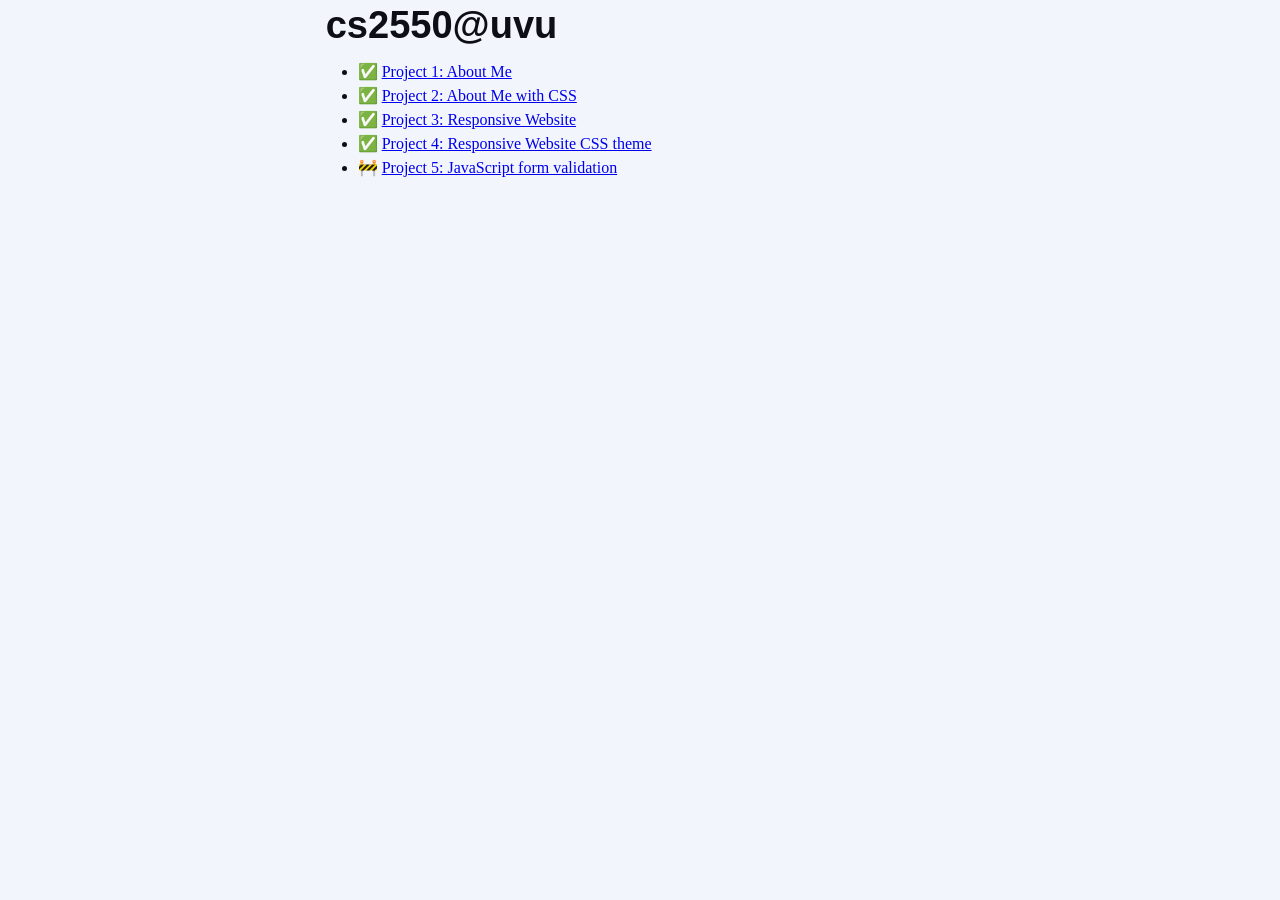
<file: index.html>
<!DOCTYPE html>
<html>
  <head>
    <title>cs2550</title>
    <meta name="viewport" content="width=device-width, initial-scale=1">
    <link rel="stylesheet" href="saffron.css">
  </head>
  <body>
    <main>
      <h1>cs2550@uvu</h1>
      <ul>
        <li>✅
          <a href="p1/index.html">Project 1: About Me</a></li>
        <li>✅
          <a href="p2/index.html">Project 2: About Me with CSS</a></li>
        <li>✅
          <a href="p3/index.html">Project 3: Responsive Website</a></li>
        <li>✅
          <a href="p4/index.html">Project 4: Responsive Website CSS theme</a></li>
        <li>🚧
          <a href="p5/index.html">Project 5: JavaScript form validation</a></li>
      </ul>
    </main>
  </body>
</html>
</file>
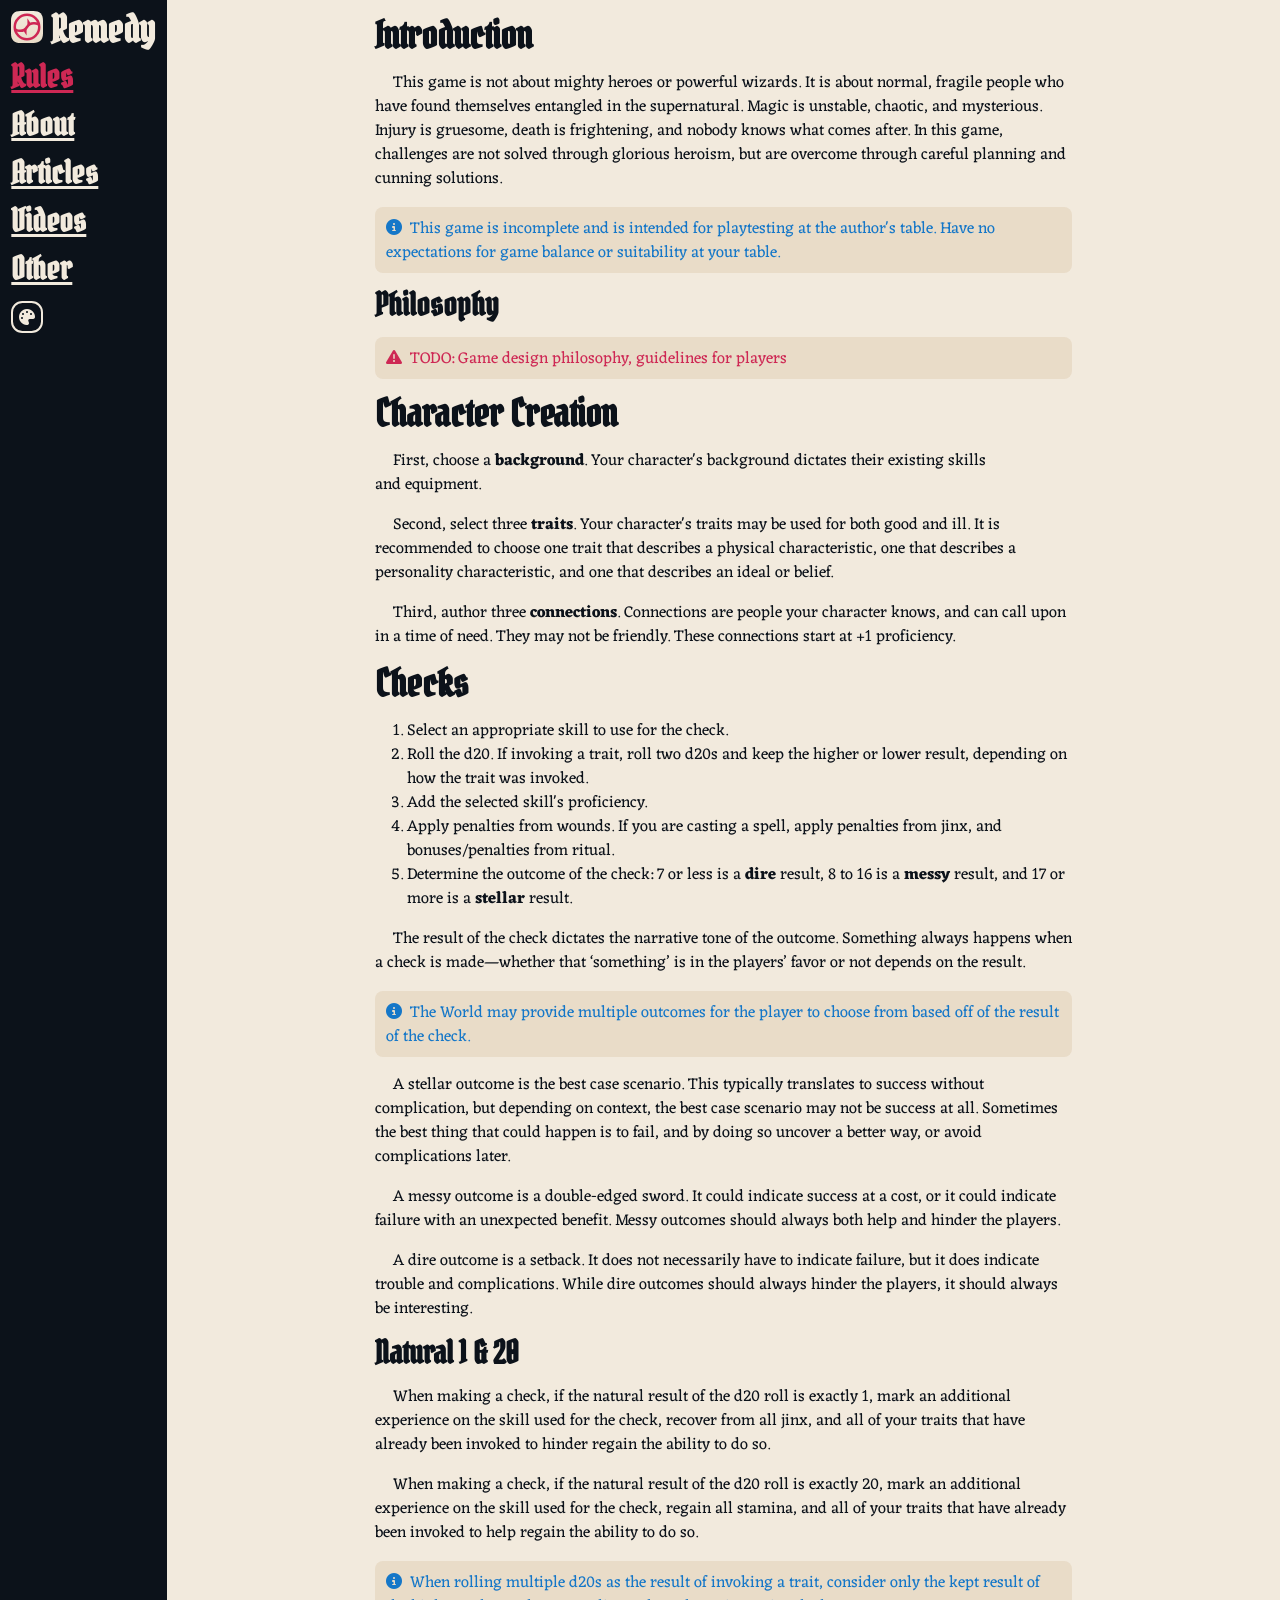
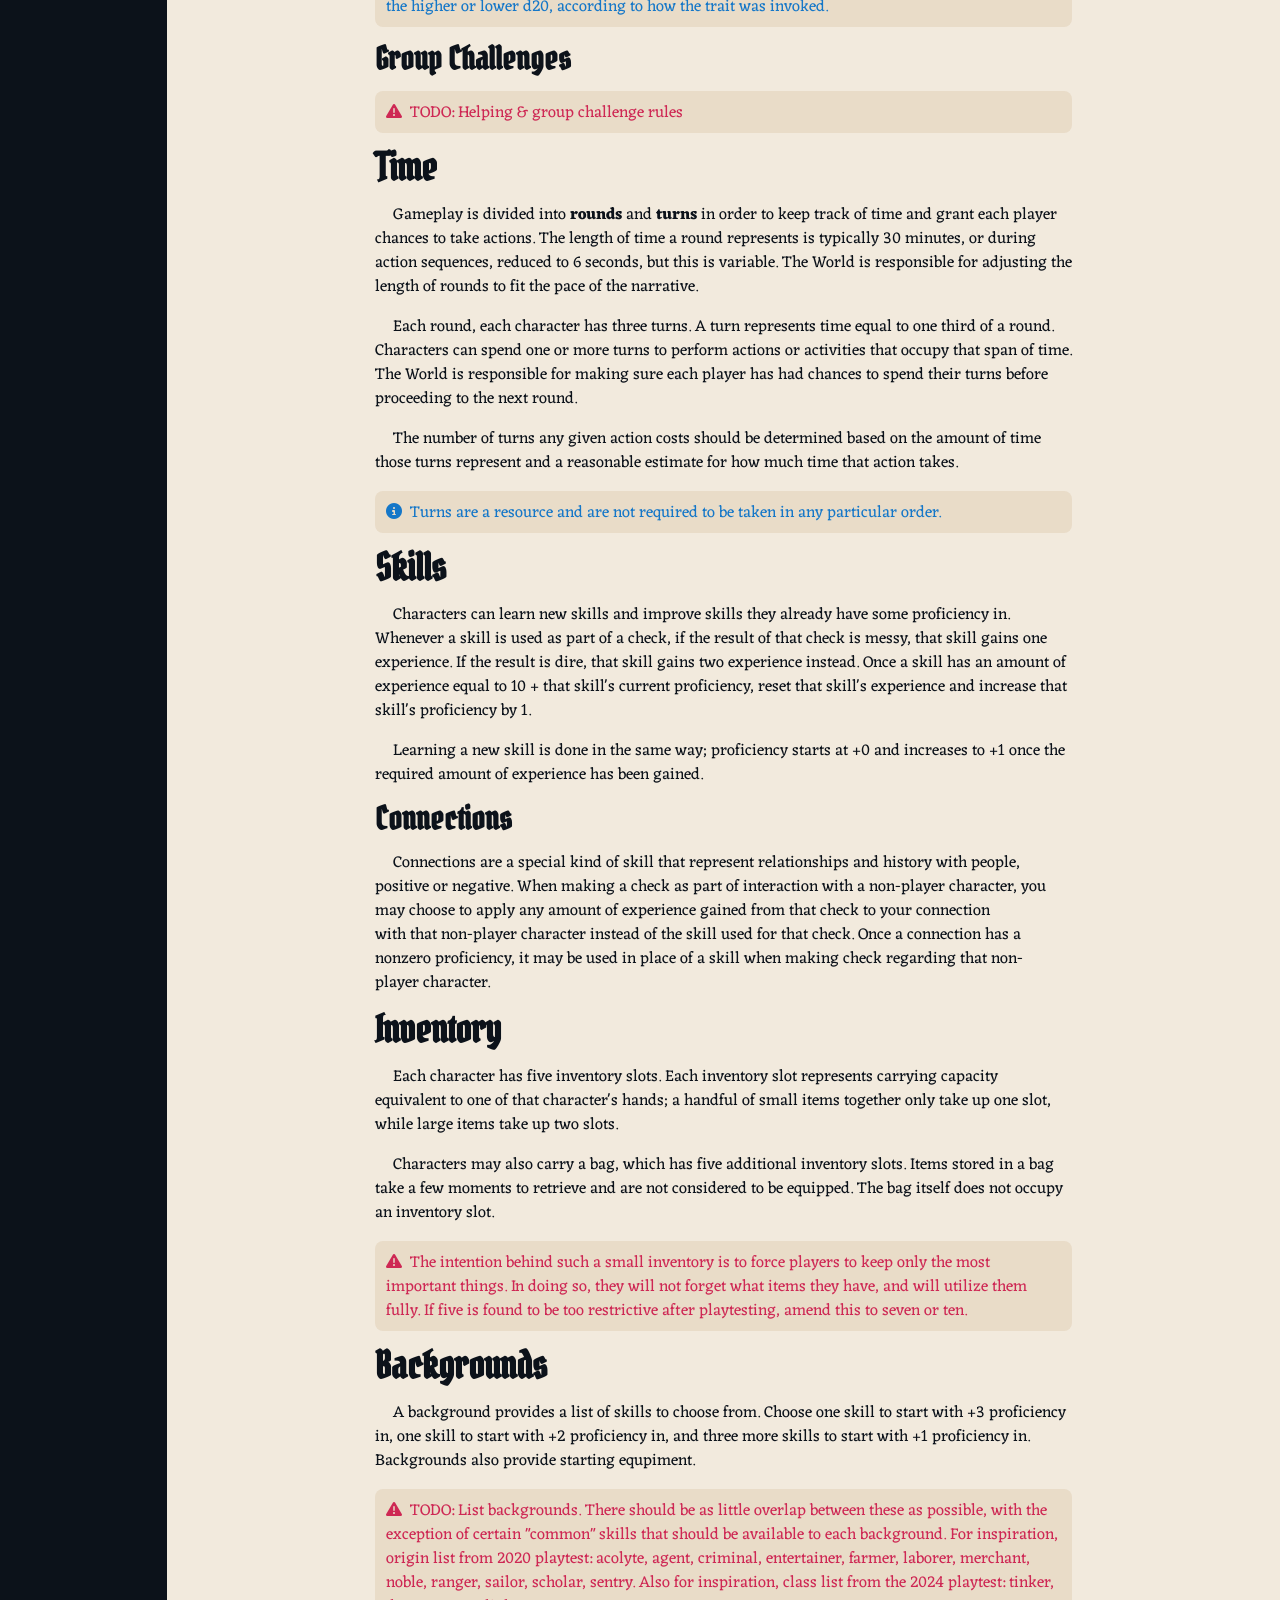
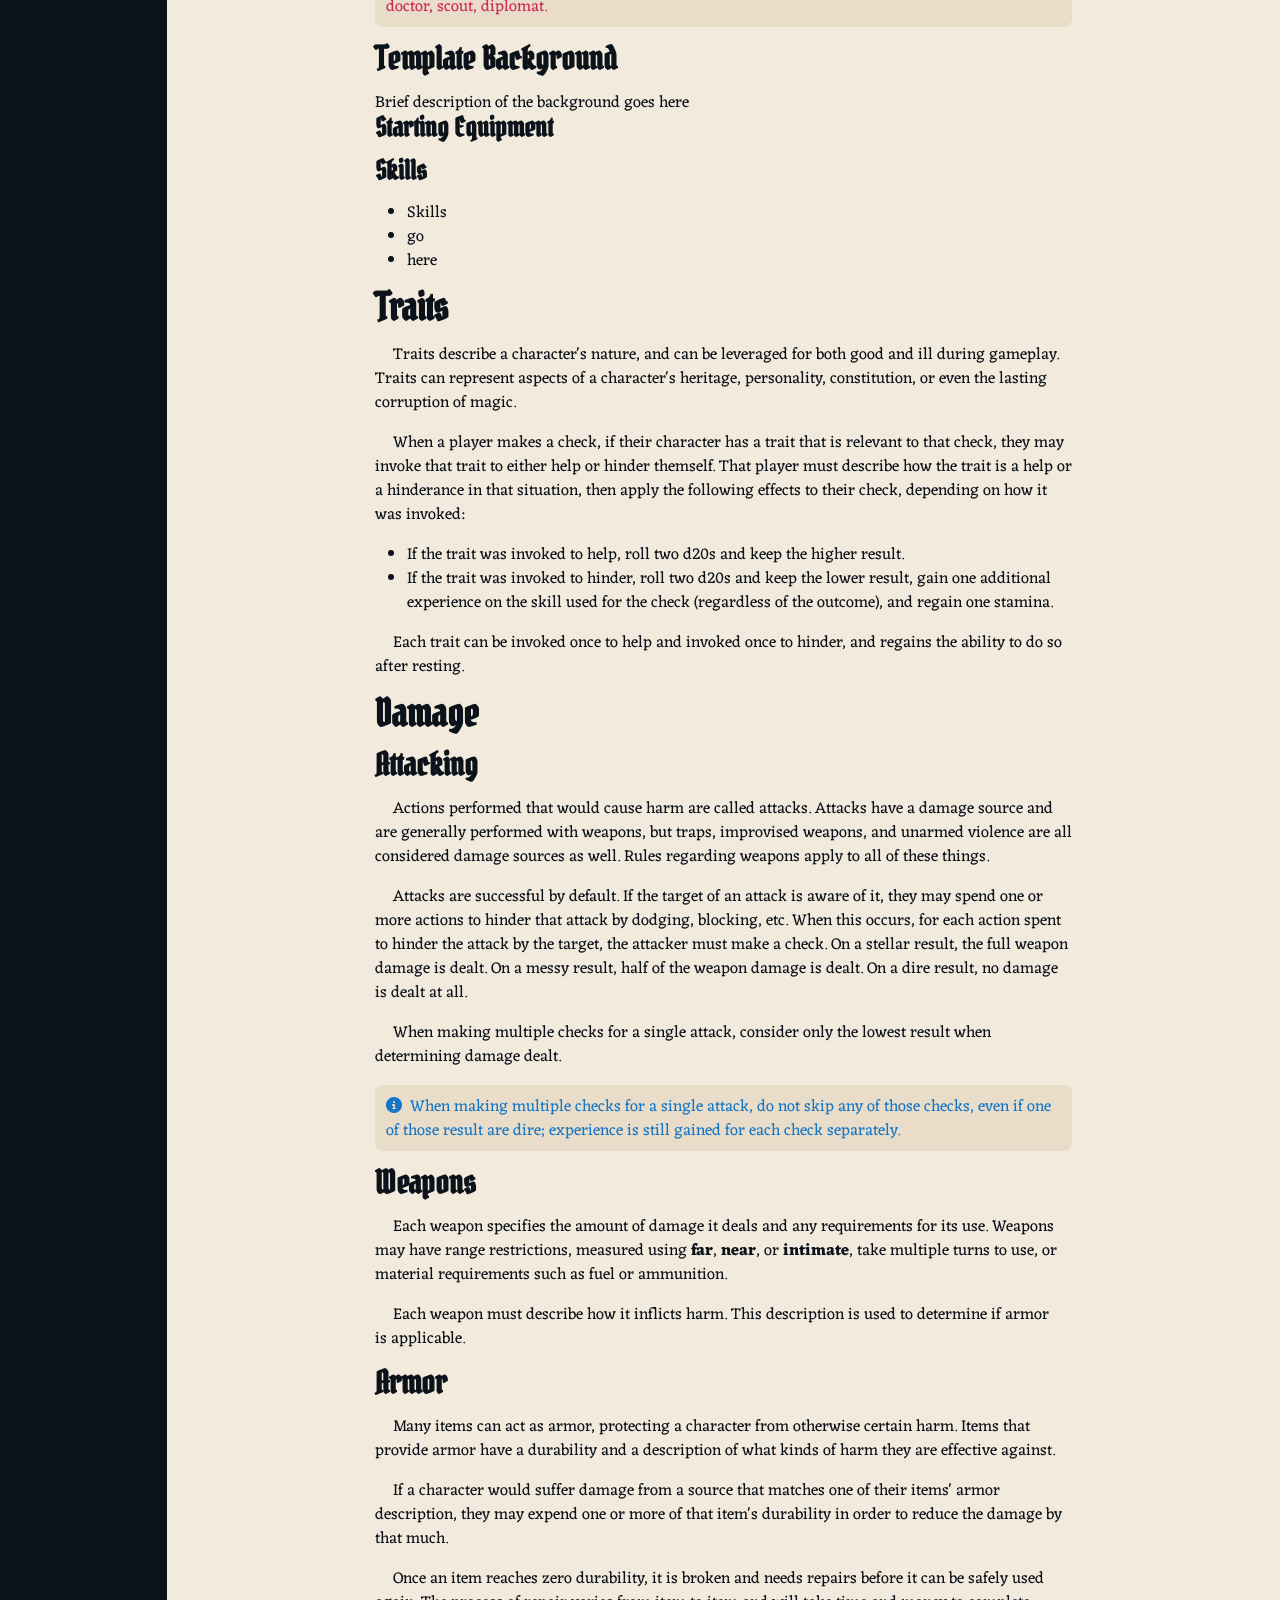
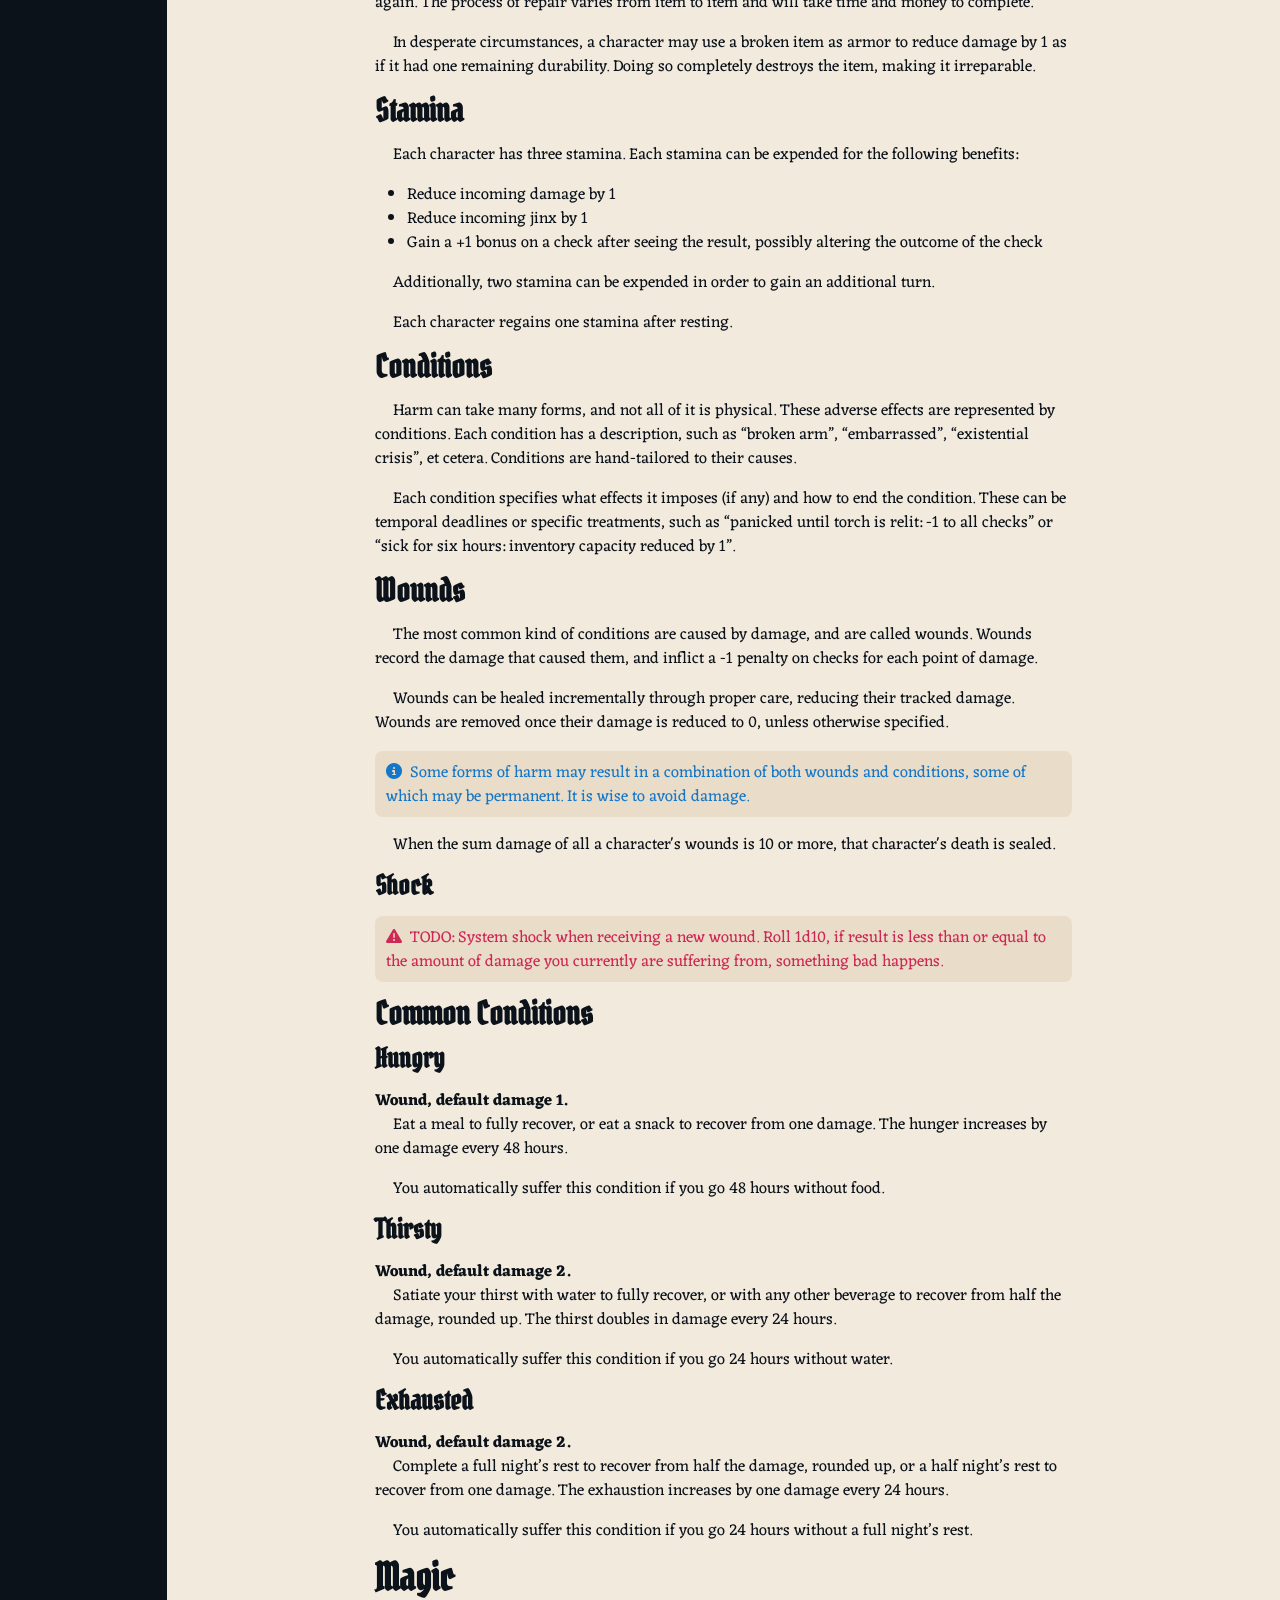
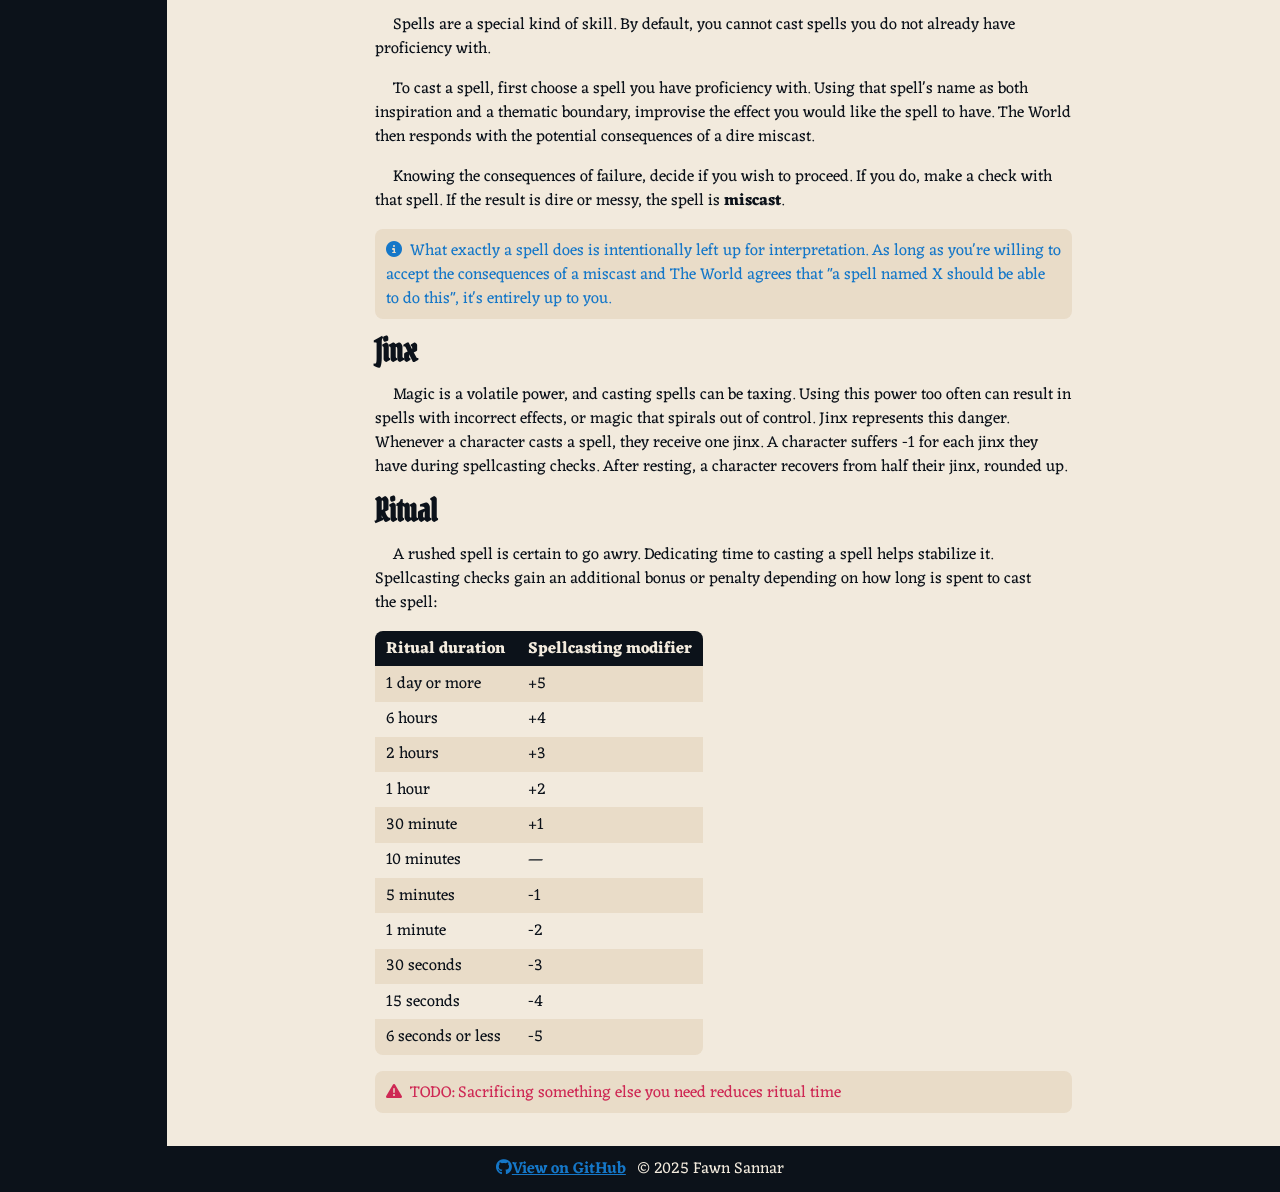
<file: p4/index.html>
<!DOCTYPE html>
<!-- 
Project: Project 4-Responsive Web Site-CSS Theme and Refactor
Name: Fawn Sannar
Submitted: Thu Mar 27 07:26:33 PM MDT 2025

I declare that the following source code was written by me, or provided by the instructor for this project. 
I understand that copying source code from any other source, providing source code to another student, or leaving my code on a public website constitutes cheating. 
I acknowledge that if I am found in violation of this policy this may result in a zero grade, a permanent record on file, and possibly immediate failure of the class.
-->
<html>
  <head>
    <title>Remedy</title>
    <link rel="shortcut icon" type="image/x-icon" href="img/favicon.ico">
    <!-- I made saffron.css too. It's available at https://github.com/rubiefawn/saffron -->
    <link rel="stylesheet" href="css/saffron.css">
    <link rel="stylesheet" href="css/main.css">
    <meta name="viewport" content="width=device-width,initial-scale=1.0">
    <script type="text/javascript" src="js/main.js" defer></script>
  </head>
  <body>
    <header>
      <h1 id="title"><img src="img/icon.svg" alt="Remedy logo">Remedy</h1>
      <input type=checkbox  class="fa fa-bars">
      <nav>
        <a href="#rules" class="nav-active"><h2>Rules</h2></a>
        <a href="#about"><h2>About</h2></a>
        <a href="#articles"><h2>Articles</h2></a>
        <a href="#videos"><h2>Videos</h2></a>
        <a href="#other"><h2>Other</h2></a>
        <button type="button" id="toggle-theme" class="fa fa-palette"></button>
      </nav>
    </header>
    <main>
      <section id="rules">
        <h1>Introduction</h1>
        <p>This game is not about mighty heroes or powerful wizards. It is about normal, fragile people who have found themselves entangled in the supernatural. Magic is unstable, chaotic, and mysterious. Injury is gruesome, death is frightening, and nobody knows what comes after. In this game, challenges are not solved through glorious heroism, but are overcome through careful planning and cunning solutions.</p>
        <aside>This game is incomplete and is intended for playtesting at the author's table. Have no expectations for game balance or suitability at your table.</aside>
        <h2>Philosophy</h2>
        <aside class="todo">TODO: Game design philosophy, guidelines for players</aside>
        <h1>Character Creation</h1>
        <p>First, choose a
          <strong>background</strong>. Your character's background dictates their existing skills and equipment.</p>
        <p>Second, select three
          <strong>traits</strong>. Your character's traits may be used for both good and ill. It is recommended to choose one trait that describes a physical characteristic, one that describes a personality characteristic, and one that describes an ideal or belief.</p>
        <p>Third, author three
          <strong>connections</strong>. Connections are people your character knows, and can call upon in a time of need. They may not be friendly. These connections start at +1 proficiency.</p>
        <h1>Checks</h1>
        <ol>
          <li>Select an appropriate skill to use for the check.</li>
          <li>Roll the d20. If invoking a trait, roll two d20s and keep the higher or lower result, depending on how the trait was invoked.</li>
          <li>Add the selected skill's proficiency.</li>
          <li>Apply penalties from wounds. If you are casting a spell, apply penalties from jinx, and bonuses/penalties from ritual.</li>
          <li>Determine the outcome of the check: 7 or less is a
            <strong>dire</strong>
            result, 8 to 16 is a
            <strong>messy</strong>
            result, and 17 or more is a
            <strong>stellar</strong>
            result.</li>
        </ol>
        <p>The result of the check dictates the narrative tone of the outcome. Something always happens when a check is made—whether that ‘something’ is in the players’ favor or not depends on the result.</p>
        <aside>The World may provide multiple outcomes for the player to choose from based off of the result of the check.</aside>
        <p>A stellar outcome is the best case scenario. This typically translates to success without complication, but depending on context, the best case scenario may not be success at all. Sometimes the best thing that could happen is to fail, and by doing so uncover a better way, or avoid complications later.</p>
        <p>A messy outcome is a double-edged sword. It could indicate success at a cost, or it could indicate failure with an unexpected benefit. Messy outcomes should always both help and hinder the players.</p>
        <p>A dire outcome is a setback. It does not necessarily have to indicate failure, but it does indicate trouble and complications. While dire outcomes should always hinder the players, it should always be interesting.</p>
        <h2>Natural 1 & 20</h2>
        <p>When making a check, if the natural result of the d20 roll is exactly 1, mark an additional experience on the skill used for the check, recover from all jinx, and all of your traits that have already been invoked to hinder regain the ability to do so.</p>
        <p>When making a check, if the natural result of the d20 roll is exactly 20, mark an additional experience on the skill used for the check, regain all stamina, and all of your traits that have already been invoked to help regain the ability to do so.</p>
        <aside>When rolling multiple d20s as the result of invoking a trait, consider only the kept result of the higher or lower d20, according to how the trait was invoked.</aside>
        <h2>Group Challenges</h2>
        <aside class="todo">TODO: Helping & group challenge rules</aside>
        <h1>Time</h1>
        <p>Gameplay is divided into
          <strong>rounds</strong>
          and
          <strong>turns</strong>
          in order to keep track of time and grant each player chances to take actions. The length of time a round represents is typically 30 minutes, or during action sequences, reduced to 6 seconds, but this is variable. The World is responsible for adjusting the length of rounds to fit the pace of the narrative.</p>
        <p>Each round, each character has three turns. A turn represents time equal to one third of a round. Characters can spend one or more turns to perform actions or activities that occupy that span of time. The World is responsible for making sure each player has had chances to spend their turns before proceeding to the next round.</p>
        <p>The number of turns any given action costs should be determined based on the amount of time those turns represent and a reasonable estimate for how much time that action takes.</p>
        <aside>Turns are a resource and are not required to be taken in any particular order.</aside>
        <h1>Skills</h1>
        <p>Characters can learn new skills and improve skills they already have some proficiency in. Whenever a skill is used as part of a check, if the result of that check is messy, that skill gains one experience. If the result is dire, that skill gains two experience instead. Once a skill has an amount of experience equal to 10 + that skill's current proficiency, reset that skill's experience and increase that skill's proficiency by 1.</p>
        <p>Learning a new skill is done in the same way; proficiency starts at +0 and increases to +1 once the required amount of experience has been gained.</p>
        <h2>Connections</h2>
        <p>Connections are a special kind of skill that represent relationships and history with people, positive or negative. When making a check as part of interaction with a non-player character, you may choose to apply any amount of experience gained from that check to your connection with that non-player character instead of the skill used for that check. Once a connection has a nonzero proficiency, it may be used in place of a skill when making check regarding that non-player character.</p>
        <h1>Inventory</h1>
        <p>Each character has five inventory slots. Each inventory slot represents carrying capacity equivalent to one of that character's hands; a handful of small items together only take up one slot, while large items take up two slots.</p>
        <p>Characters may also carry a bag, which has five additional inventory slots. Items stored in a bag take a few moments to retrieve and are not considered to be equipped. The bag itself does not occupy an inventory slot.</p>
        <aside class="todo">The intention behind such a small inventory is to force players to keep only the most important things. In doing so, they will not forget what items they have, and will utilize them fully. If five is found to be too restrictive after playtesting, amend this to seven or ten.</aside>
        <h1>Backgrounds</h1>
        <p>A background provides a list of skills to choose from. Choose one skill to start with +3 proficiency in, one skill to start with +2 proficiency in, and three more skills to start with +1 proficiency in. Backgrounds also provide starting equpiment.</p>
        <aside class="todo">TODO: List backgrounds. There should be as little overlap between these as possible, with the exception of certain "common" skills that should be available to each background. For inspiration, origin list from 2020 playtest: acolyte, agent, criminal, entertainer, farmer, laborer, merchant, noble, ranger, sailor, scholar, sentry. Also for inspiration, class list from the 2024 playtest: tinker, doctor, scout, diplomat.</aside>
        <h2>Template Background</h2>
        Brief description of the background goes here
        <h3>Starting Equipment</h3>
        <h3>Skills</h3>
        <ul>
          <li>Skills</li>
          <li>go</li>
          <li>here</li>
        </ul>
        <h1>Traits</h1>
        <p>Traits describe a character's nature, and can be leveraged for both good and ill during gameplay. Traits can represent aspects of a character's heritage, personality, constitution, or even the lasting corruption of magic.</p>
        <p>When a player makes a check, if their character has a trait that is relevant to that check, they may invoke that trait to either help or hinder themself. That player must describe how the trait is a help or a hinderance in that situation, then apply the following effects to their check, depending on how it was invoked:</p>
        <ul>
          <li>If the trait was invoked to help, roll two d20s and keep the higher result.</li>
          <li>If the trait was invoked to hinder, roll two d20s and keep the lower result, gain one additional experience on the skill used for the check (regardless of the outcome), and regain one stamina.</li>
        </ul>
        <p>Each trait can be invoked once to help and invoked once to hinder, and regains the ability to do so after resting.</p>
        <h1>Damage</h1>
        <h2>Attacking</h2>
        <p>Actions performed that would cause harm are called attacks. Attacks have a damage source and are generally performed with weapons, but traps, improvised weapons, and unarmed violence are all considered damage sources as well. Rules regarding weapons apply to all of these things.</p>
        <p>Attacks are successful by default. If the target of an attack is aware of it, they may spend one or more actions to hinder that attack by dodging, blocking, etc. When this occurs, for each action spent to hinder the attack by the target, the attacker must make a check. On a stellar result, the full weapon damage is dealt. On a messy result, half of the weapon damage is dealt. On a dire result, no damage is dealt at all.</p>
        <p>When making multiple checks for a single attack, consider only the lowest result when determining damage dealt.</p>
        <aside>When making multiple checks for a single attack, do not skip any of those checks, even if one of those result are dire; experience is still gained for each check separately.</aside>
        <h2>Weapons</h2>
        <p>Each weapon specifies the amount of damage it deals and any requirements for its use. Weapons may have range restrictions, measured using
          <strong>far</strong>,
          <strong>near</strong>, or
          <strong>intimate</strong>, take multiple turns to use, or material requirements such as fuel or ammunition.</p>
        <p>Each weapon must describe how it inflicts harm. This description is used to determine if armor is applicable.</p>
        <h2>Armor</h2>
        <p>Many items can act as armor, protecting a character from otherwise certain harm. Items that provide armor have a durability and a description of what kinds of harm they are effective against.</p>
        <p>If a character would suffer damage from a source that matches one of their items' armor description, they may expend one or more of that item's durability in order to reduce the damage by that much.</p>
        <p>Once an item reaches zero durability, it is broken and needs repairs before it can be safely used again. The process of repair varies from item to item and will take time and money to complete.</p>
        <p>In desperate circumstances, a character may use a broken item as armor to reduce damage by 1 as if it had one remaining durability. Doing so completely destroys the item, making it irreparable.</p>
        <h2>Stamina</h2>
        <p>Each character has three stamina. Each stamina can be expended for the following benefits:</p>
        <ul>
          <li>Reduce incoming damage by 1</li>
          <li>Reduce incoming jinx by 1</li>
          <li>Gain a +1 bonus on a check after seeing the result, possibly altering the outcome of the check</li>
        </ul>
        <p>Additionally, two stamina can be expended in order to gain an additional turn.</p>
        <p>Each character regains one stamina after resting.</p>
        <h2>Conditions</h2>
        <p>Harm can take many forms, and not all of it is physical. These adverse effects are represented by conditions. Each condition has a description, such as “broken arm”, “embarrassed”, “existential crisis”, et cetera. Conditions are hand-tailored to their causes.</p>
        <p>Each condition specifies what effects it imposes (if any) and how to end the condition. These can be temporal deadlines or specific treatments, such as “panicked until torch is relit: -1 to all checks” or “sick for six hours: inventory capacity reduced by 1”.</p>
        <h2>Wounds</h2>
        <p>The most common kind of conditions are caused by damage, and are called wounds. Wounds record the damage that caused them, and inflict a -1 penalty on checks for each point of damage.</p>
        <p>Wounds can be healed incrementally through proper care, reducing their tracked damage. Wounds are removed once their damage is reduced to 0, unless otherwise specified.</p>
        <aside>Some forms of harm may result in a combination of both wounds and conditions, some of which may be permanent. It is wise to avoid damage.</aside>
        <p>When the sum damage of all a character's wounds is 10 or more, that character's death is sealed.</p>
        <h3>Shock</h3>
        <aside class="todo">TODO: System shock when receiving a new wound. Roll 1d10, if result is less than or equal to the amount of damage you currently are suffering from, something bad happens.</aside>
        <h2>Common Conditions</h2>
        <h3>Hungry</h3>
        <strong>Wound, default damage 1.</strong>
        <p>Eat a meal to fully recover, or eat a snack to recover from one damage. The hunger increases by one damage every 48 hours.</p>
        <p>You automatically suffer this condition if you go 48 hours without food.</p>
        <h3>Thirsty</h3>
        <strong>Wound, default damage 2.</strong>
        <p>Satiate your thirst with water to fully recover, or with any other beverage to recover from half the damage, rounded up. The thirst doubles in damage every 24 hours.</p>
        <p>You automatically suffer this condition if you go 24 hours without water.</p>
        <h3>Exhausted</h3>
        <strong>Wound, default damage 2.</strong>
        <p>Complete a full night’s rest to recover from half the damage, rounded up, or a half night’s rest to recover from one damage. The exhaustion increases by one damage every 24 hours.</p>
        <p>You automatically suffer this condition if you go 24 hours without a full night’s rest.</p>
        <h1>Magic</h1>
        <p>Spells are a special kind of skill. By default, you cannot cast spells you do not already have proficiency with.</p>
        <p>To cast a spell, first choose a spell you have proficiency with. Using that spell's name as both inspiration and a thematic boundary, improvise the effect you would like the spell to have. The World then responds with the potential consequences of a dire miscast.</p>
        <p>Knowing the consequences of failure, decide if you wish to proceed. If you do, make a check with that spell. If the result is dire or messy, the spell is
          <strong>miscast</strong>.</p>
        <aside>What exactly a spell does is intentionally left up for interpretation. As long as you're willing to accept the consequences of a miscast and The World agrees that "a spell named X should be able to do this", it's entirely up to you.</aside>
        <h2>Jinx</h2>
        <p>Magic is a volatile power, and casting spells can be taxing. Using this power too often can result in spells with incorrect effects, or magic that spirals out of control. Jinx represents this danger. Whenever a character casts a spell, they receive one jinx. A character suffers -1 for each jinx they have during spellcasting checks. After resting, a character recovers from half their jinx, rounded up.</p>
        <h2>Ritual</h2>
        <p>A rushed spell is certain to go awry. Dedicating time to casting a spell helps stabilize it. Spellcasting checks gain an additional bonus or penalty depending on how long is spent to cast the spell:</p>
        <table>
          <thead>
            <tr><td>Ritual duration</td><td>Spellcasting modifier</td></tr>
          </thead>
          <tr><td>1 day or more</td><td>+5</td></tr>
          <tr><td>6 hours</td><td>+4</td></tr>
          <tr><td>2 hours</td><td>+3</td></tr>
          <tr><td>1 hour</td><td>+2</td></tr>
          <tr><td>30 minute</td><td>+1</td></tr>
          <tr><td>10 minutes</td><td>—</td></tr>
          <tr><td>5 minutes</td><td>-1</td></tr>
          <tr><td>1 minute</td><td>-2</td></tr>
          <tr><td>30 seconds</td><td>-3</td></tr>
          <tr><td>15 seconds</td><td>-4</td></tr>
          <tr><td>6 seconds or less</td><td>-5</td></tr>
        </table>
        <aside class="todo">TODO: Sacrificing something else you need reduces ritual time</aside>
      </section>
      <section id="about" hidden>
        <h1>About
          <i>Remedy</i></h1>
        <p><i>Remedy</i>
          started out as a
          <i>Dungeons & Dragons 5th Edition</i>
          hack back in 2018. I had played other table-top roleplaying games before (specifically,
          <i>Mouse Guard</i>
          and Fantasy Flight's
          <i>Star Wars</i>
          RPG), but had never connected with a game before like I had with
          <i>Dungeons & Dragons</i>. My friend was running a game, and making rather frustrating "homebrew" enemies, and I started making
          <i>Remedy</i>
          as a toolkit to help create more balanced homebrew content.</p>
        <p>That didn't work of course;
          <i>Dungeons & Dragons 5th Edition</i>
          is a deeply flawed game. I kept making changes to the game, and before I knew it, I had something that wasn't compatible with D&D at all. I decided to try to actually run a game with it.</p>
        <p>In 2020, I held my first playtest for
          <i>Remedy</i>. There was a lot wrong with it still, and a lot of it still reeked of a D&D 5e hack. I ran the playtest for about a year, and then took some time to explore other table-top roleplaying games to cleanse my palette.</p>
        <p>I went back to
          <i>Mouse Guard</i>
          and Fantasy Flight's
          <i>Star Wars</i>
          RPG. I read any rulebook I could get my hands on, just to see what kinds of rules existed. At a local game store, I stumbled across a print copy of
          <i>Liminal Horror</i>, which branded itself as a hack of
          <i>Cairn</i>. Soon after, I found
          <i>Maze Rats</i>, and later
          <i>Knave</i>. These were rules-lite systems, which placed the emphasis on players interacting with the environment first, rather than defaulting to a character sheet as a checklist of allowable actions. It was a breath of fresh air.</p>
        <p>After starting over and throwing together a new, smaller set of rules with the philosphy behind
          <i>Cairn</i>
          and
          <i>Knave</i>
          in mind, I started a second playtest. It was both a complete success and a total failure: between thirteen sessions, I only found myself needing to call for a dice roll three times. This made the playtest a failure, since the mechanics weren't meaningfully tested, but it was a success in running a game in a way that characters tried to interact with the narrative before interacting with the game rules.</p>
        <p>I hope to soon run a third playtest, this time utilizing the magic rules. I'm sure it will be a blast.</p>
      </section>
      <section id="articles" hidden>
        <h1>Articles</h1>
        <p>Below are some articles that have inspired me in how I run my own tabletop roleplaying games. Abbreviated excerpts are also provided:</p>
        <h2>Meguey Baker —
          <a href="https://lumpley.games/2021/12/30/ritual-in-game-design/">Ritual In Game Design</a></h2>
        <blockquote>
          <p>When we attempt to create games (or play them) with any consciousness about the real personal process, any desire to experience deep and possibly lasting insight or effect, we are, to some degree, performing ritual. If we neglect a portion of the ritual process, we run the risk of actual emotional damage. I’m not saying we can’t design and play games that challenge and push and pull, I’m saying if we are going to design and play such games, we need to do so consciously. There are clear steps and stages in ritual, and they form a container for the events within. Given a safe and trustworthy container, amazing things and astonishing play can happen.</p>
        </blockquote>
        <h2>pandatheist —
          <a href="https://boneboxchant.wordpress.com/2022/05/04/revisiting-the-nsr/">Revisiting the NSR</a></h2>
        <blockquote>
          <p>A Weird Setting – More palette than approach to play... an explicit pushback against “vanilla fantasy”.</p>
          <p>A Living World... In NSR games the players far more often play protagonists of this story than heroes of THE story. Sometimes they’re just the latest trespassers.</p>
          <p>Deadly... Monsters are dangerous because you should be avoiding them or talking with them.</p>
          <p>Emergent Narrative... The story isn’t in the book the GM buys, and it isn’t in the narrative the GM presents. The story is what the players do.</p>
          <p>External Interaction... In an [Into the Odd] game I would describe a room and players would tell me what they wanted to do in the fiction. At the point where there was a question about what could happen or what was possible, only then would we look to the rules.</p>
        </blockquote>
        <h2>Ms. Screwhead —
          <a href="https://wasitlikely.blogspot.com/2025/03/give-me-less.html">give me less</a></h2>
        <blockquote>
          <p>but really! you're only going to remember what you can hold in your hand, and you're only going to use what you remember.</p>
        </blockquote>
        <h2>Ruleofthule —
          <a href="https://primevalpatterns.substack.com/p/the-drawbacks-of-conventional-skill">The Drawbacks of Conventional Skill Systems</a></h2>
        <blockquote>
          <p>Rather than reasoning about outcomes through a concrete understanding of connected systems, they come to see skills as the endpoint of a black box process. If every problem we encounter ends up in a read-through of the skill list, we start to see the skill list as the solution to every problem and can only conceptualize problems in terms of their relation to skills. Hammer; nail.</p>
        </blockquote>
        <h2>Ruleofthule —
          <a href="https://primevalpatterns.substack.com/p/hierarchy-contrast-alignment">Hierarchy, Contrast, Alignment</a></h2>
        <blockquote>
          <p>A classless character system (that isn’t a distinctionless system) is really just a system with 10,000 classes. No one would present a system this way because the differences between the 10,000 classes are, on average, so small that they are barely perceptible. The distinctions are weak.</p>
        </blockquote>
      </section>
      <section id="videos" hidden>
        <h1>Videos</h1>
        <p>Below are some videos that have inspired me in how I run my own tabletop roleplaying games:</p>
        <h2>Ginni Di —
          <a href="https://youtu.be/UgDff35jtHw">The key to better D&amp;D? Roll less.</a></h2>
        <!-- <iframe width="560" height="315" src="https://www.youtube-nocookie.com/embed/UgDff35jtHw?si=7KKieI5E3Myk6gzg" title="YouTube video player" frameborder="0" allow="accelerometer; autoplay; clipboard-write; encrypted-media; gyroscope; picture-in-picture; web-share" referrerpolicy="strict-origin-when-cross-origin" allowfullscreen></iframe> -->
        <h2>Dungeon Craft —
          <a href="https://youtu.be/MABlOHYommI">Replace Hit Points!</a></h2>
        <!-- <iframe width="560" height="315" src="https://www.youtube-nocookie.com/embed/MABlOHYommI?si=eLL5RhQi91vYQtka" title="YouTube video player" frameborder="0" allow="accelerometer; autoplay; clipboard-write; encrypted-media; gyroscope; picture-in-picture; web-share" referrerpolicy="strict-origin-when-cross-origin" allowfullscreen></iframe> -->
        <h2>Matthew Colville —
          <a href="https://youtu.be/MABlOHYommI">Skill Challenges</a></h2>
        <!-- <iframe width="560" height="315" src="https://www.youtube-nocookie.com/embed/GvOeqDpkBm8?si=SdVGwxSLFBmIw0ms" title="YouTube video player" frameborder="0" allow="accelerometer; autoplay; clipboard-write; encrypted-media; gyroscope; picture-in-picture; web-share" referrerpolicy="strict-origin-when-cross-origin" allowfullscreen></iframe> -->
      </section>
      <section id="other" hidden>
        <h1>Other Inspiration</h1>
        <p>Below are other games that have inspired me in how I run my own tabletop roleplaying games:</p>
        <h2>Yochai Gal —
          <a href="https://cairnrpg.com/second-edition/">Cairn, Second Edition</a></h2>
        <figure>
          <img src="img/cairn.svg" alt="Cairn 2e logo" class="logo">
          <figcaption>Fig. 1 - Cairn 2e logo</figcaption>
        </figure>
        <blockquote>
          <p>Cairn is an adventure game about exploring a dark and mysterious Wood filled with strange folk, hidden treasure, and unspeakable monstrosities. Character generation is quick and random, adventures are tense and reward careful exploration, and combat is frantic and deadly.</p>
        </blockquote>
        <h2>Ben Milton —
          <a href="https://questingblog.com/knave-2e/">Knave, Second Edition</a></h2>
        <figure>
          <img src="img/knave2.png" alt="Knave 2e logo" class="logo">
          <figcaption>Fig. 2 - Knave 2e logo</figcaption>
        </figure>
        <blockquote>
          <p>Knave 2e is an exploration-driven fantasy RPG and worldbuilding toolkit, inspired by the best elements of the Old-School DnD movement.</p>
        </blockquote>
      </section>
    </main>
    <footer>
      <a href="https://github.com/rubiefawn-edu/cs2550"><i class="fa-brands fa-github me:zs"></i>View on GitHub</a>
       &copy; 2025 Fawn Sannar
    </footer>
  </body>
</html>
</file>
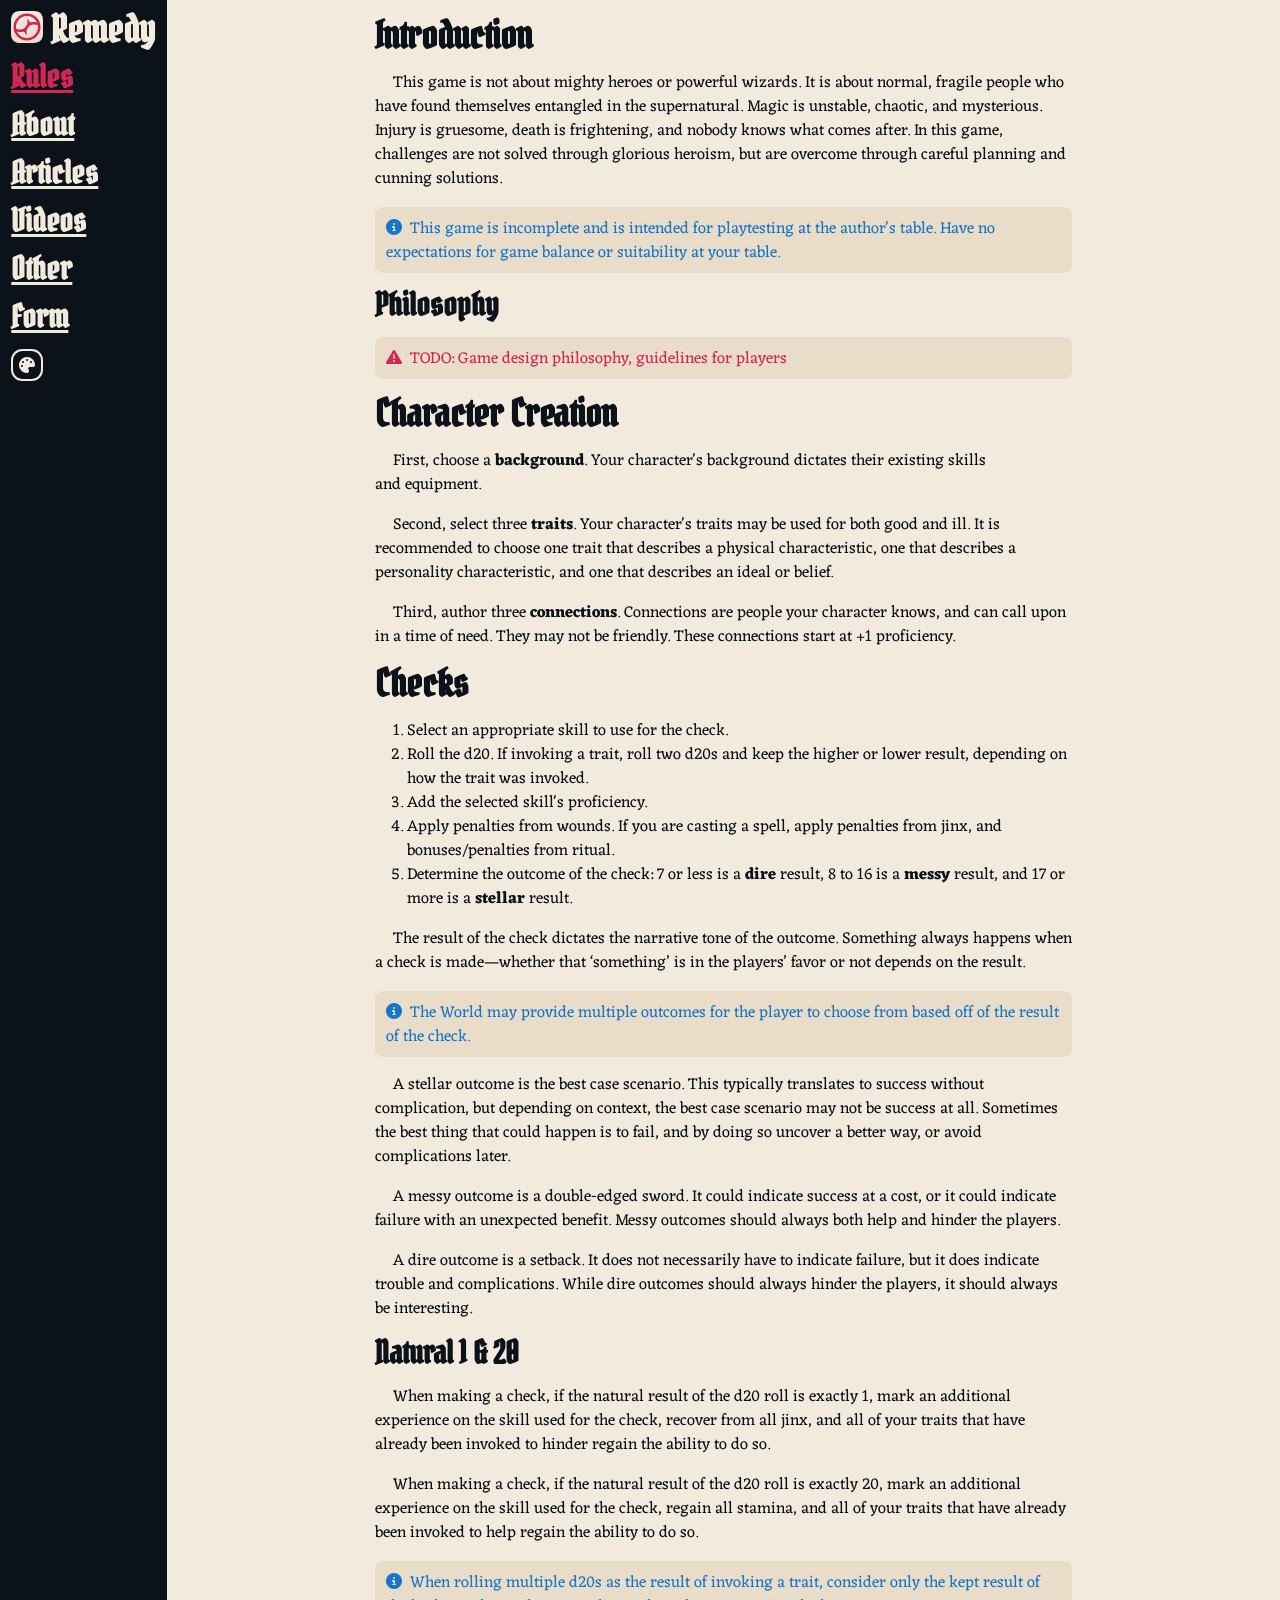
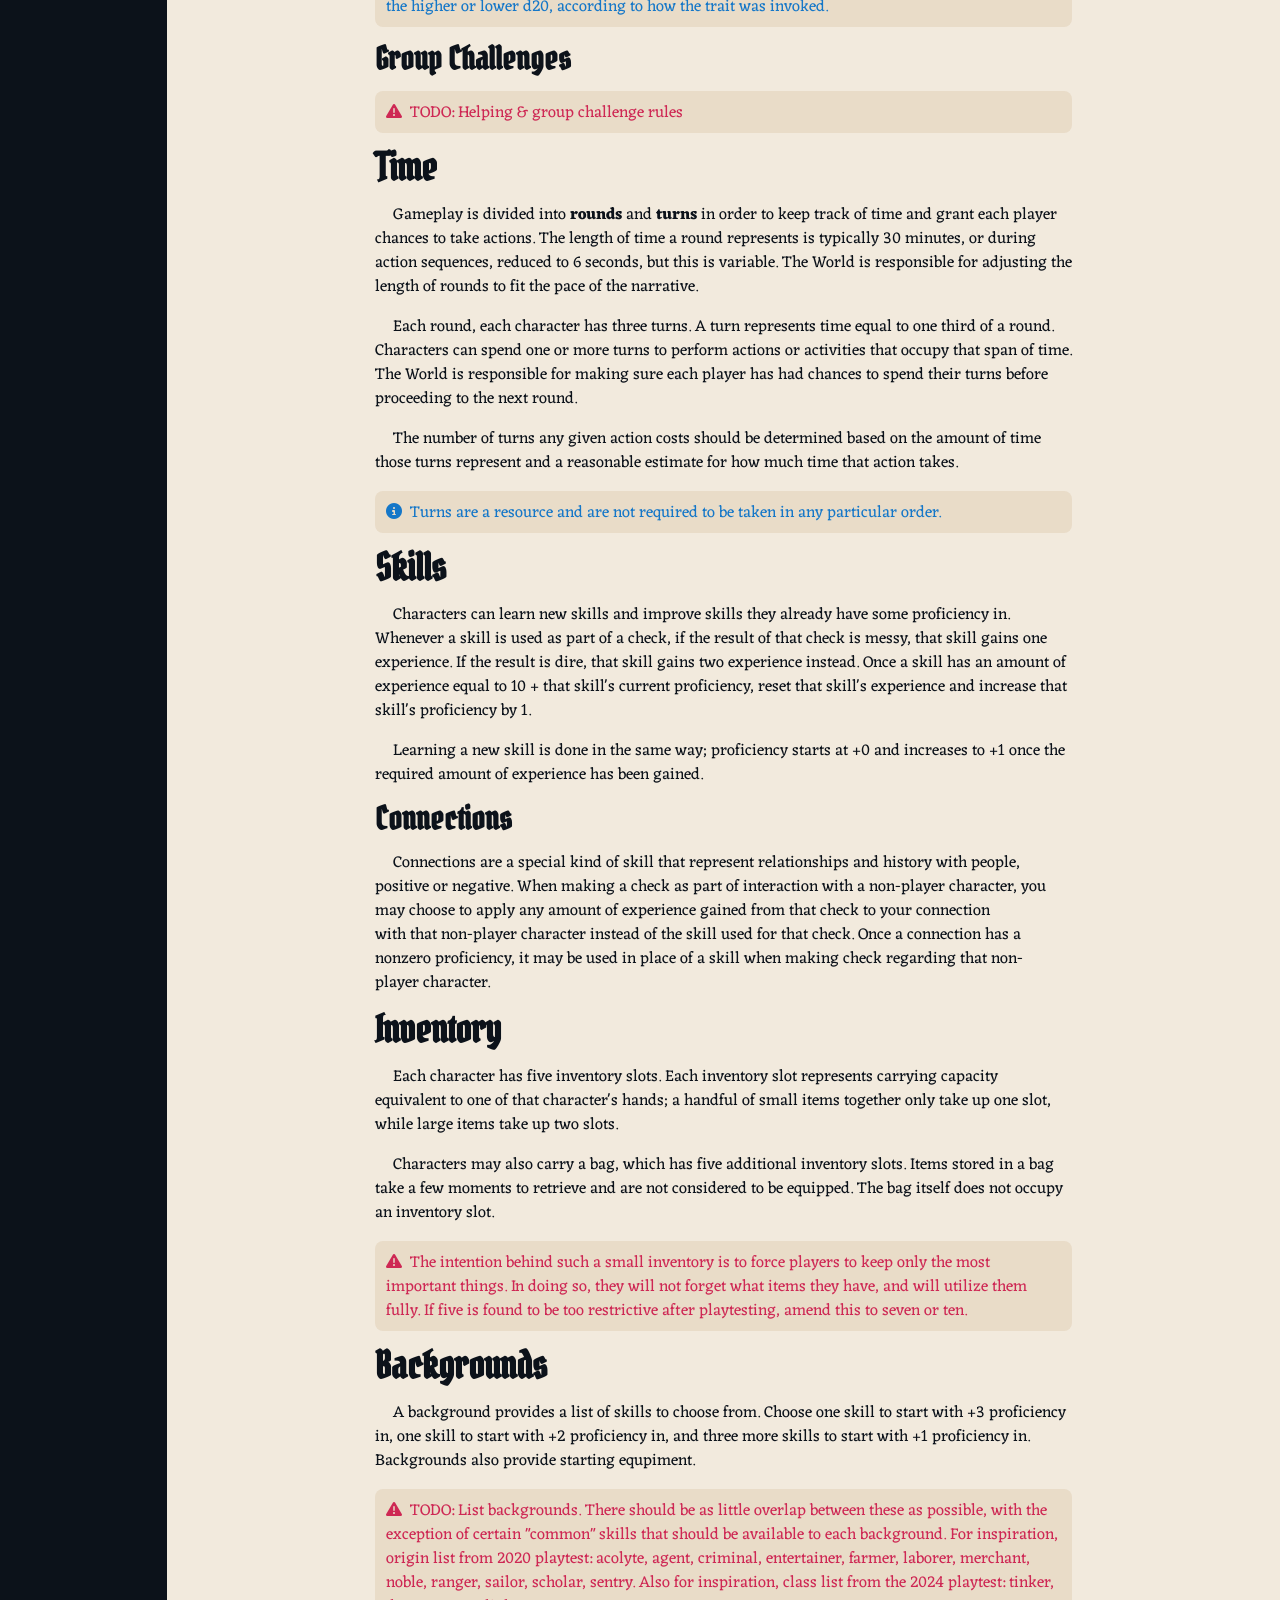
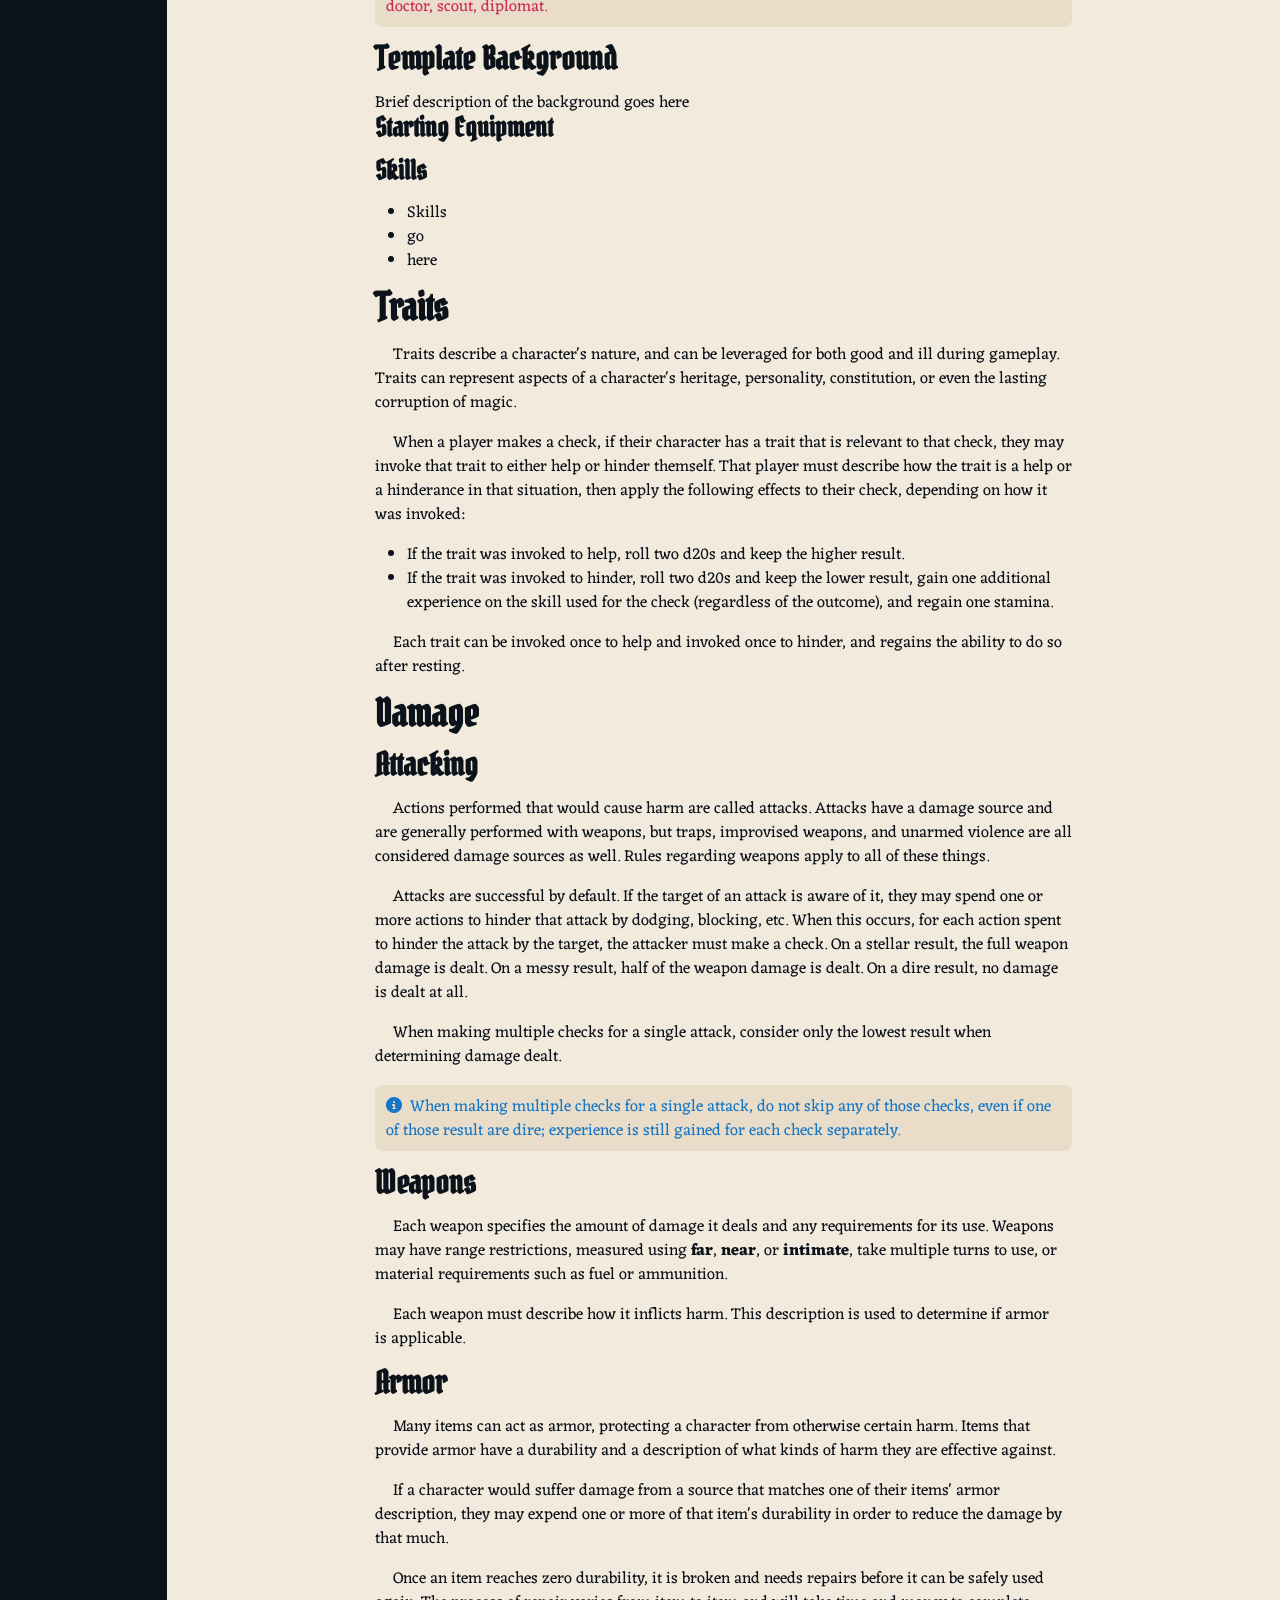
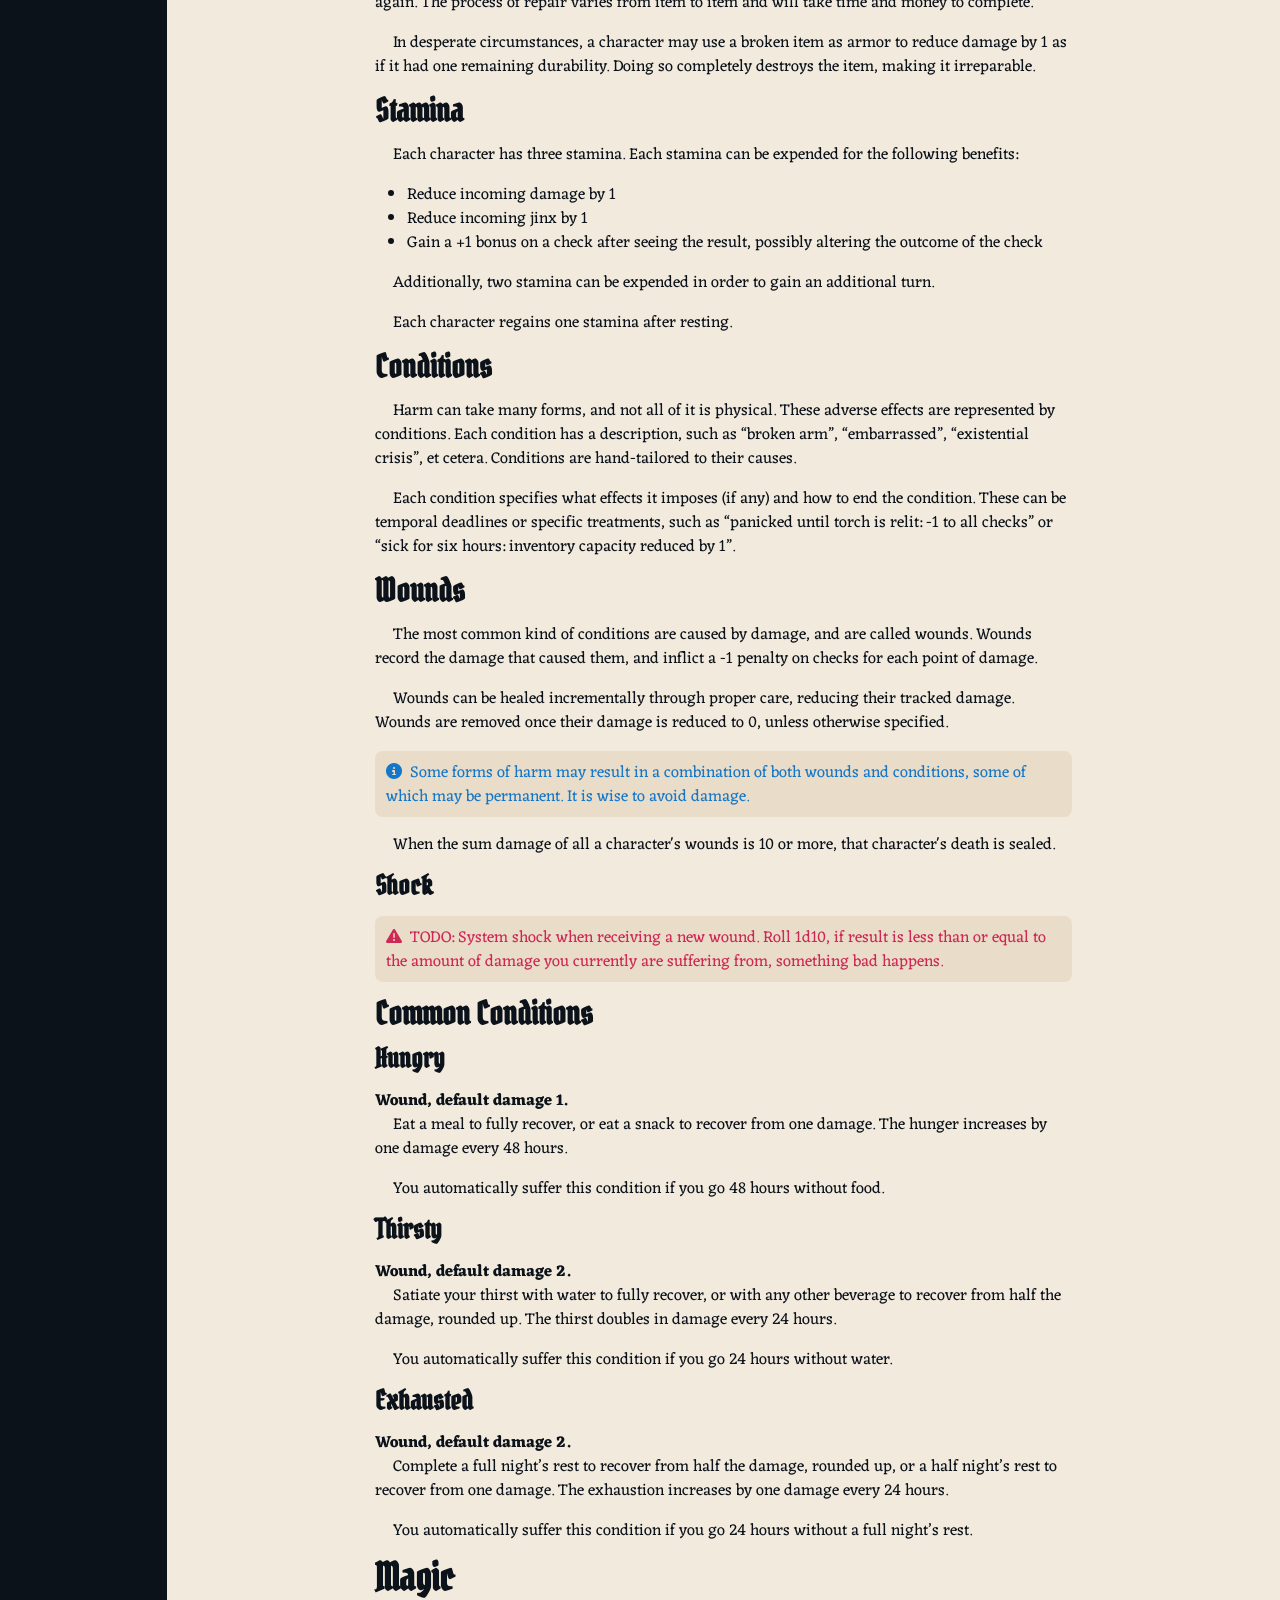
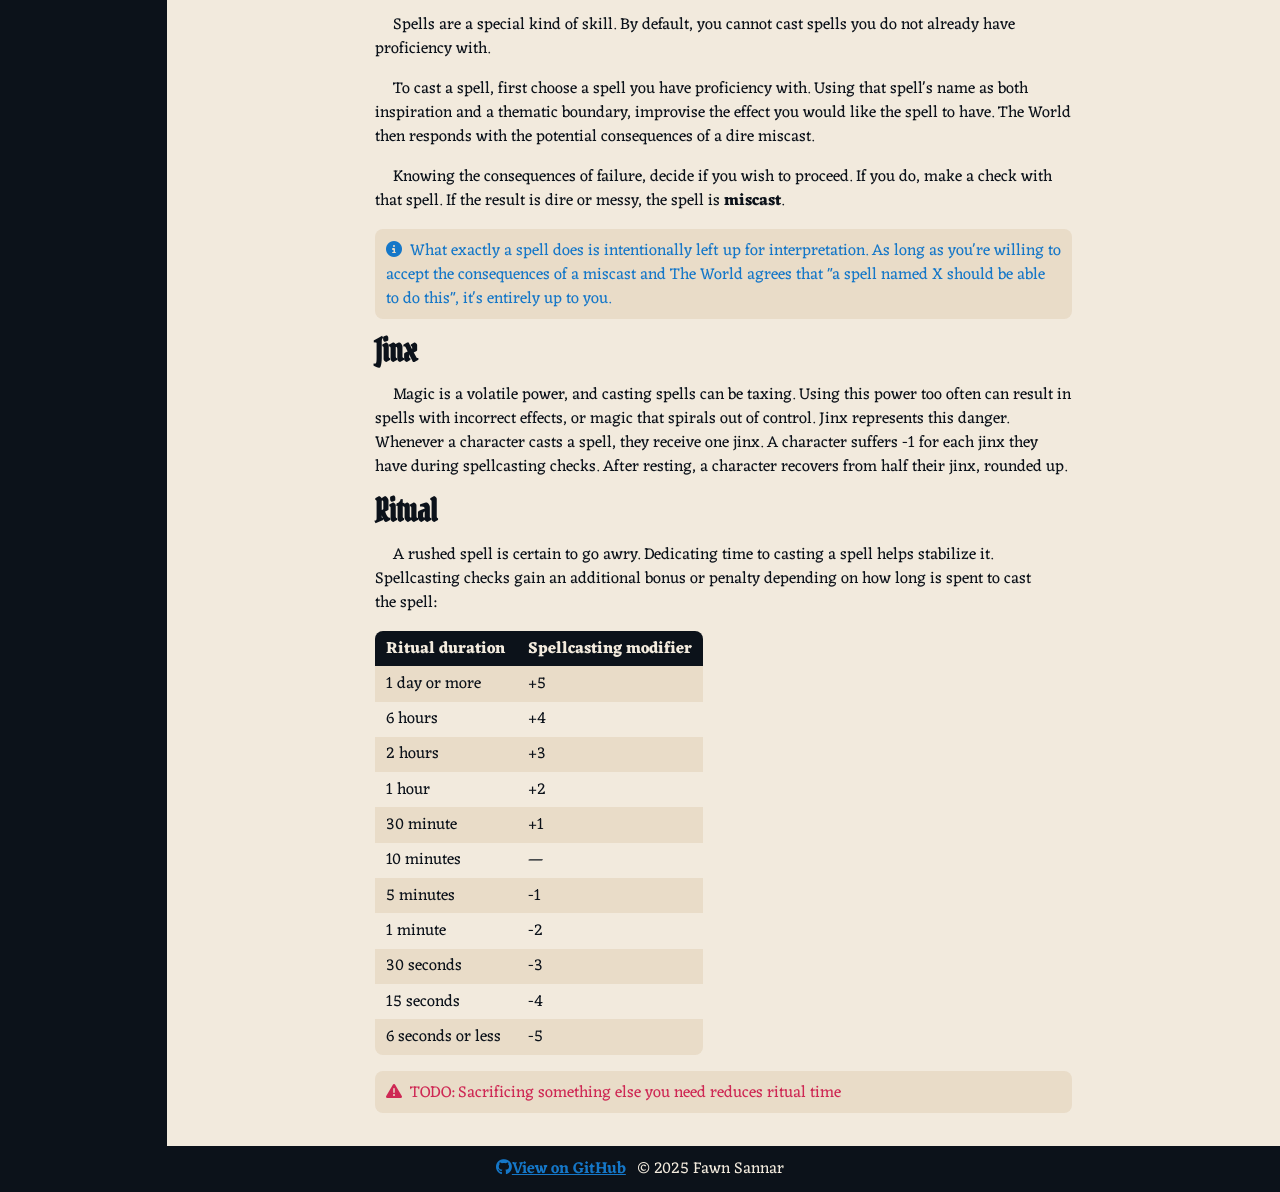
<file: p5/index.html>
<!DOCTYPE html>
<!-- 
Project: Project 5-Personal Web Site-Visitor Form Validation-Refactor JS
Name: Fawn Sannar
Submitted: Fri, 18 Apr 2025 21:03:54 -0600

I declare that the following source code was written by me, or provided by the instructor for this project. 
I understand that copying source code from any other source, providing source code to another student, or leaving my code on a public website constitutes cheating. 
I acknowledge that if I am found in violation of this policy this may result in a zero grade, a permanent record on file, and possibly immediate failure of the class.
-->
<html>
  <head>
    <title>Remedy</title>
    <link rel="shortcut icon" type="image/x-icon" href="img/favicon.ico">
    <!-- I made saffron.css too. It's available at https://github.com/rubiefawn/saffron -->
    <link rel="stylesheet" href="css/saffron.css">
    <link rel="stylesheet" href="css/main.css">
    <meta name="viewport" content="width=device-width,initial-scale=1.0">
    <script type="text/javascript" src="js/validation.js"></script>
    <script type="text/javascript" src="js/main.js" defer></script>
  </head>
  <body>
    <header>
      <h1 id="title"><img src="img/icon.svg" alt="Remedy logo">Remedy</h1>
      <input id="expand-navbar" type="checkbox" class="fa fa-bars">
      <nav>
        <a href="#rules" class="nav-active"><h2>Rules</h2></a>
        <a href="#about"><h2>About</h2></a>
        <a href="#articles"><h2>Articles</h2></a>
        <a href="#videos"><h2>Videos</h2></a>
        <a href="#other"><h2>Other</h2></a>
        <a href="#visitor-form"><h2>Form</h2></a>
        <button type="button" id="toggle-theme" class="fa fa-palette btn-small"></button>
      </nav>
    </header>
    <main>
      <section id="rules">
        <h1>Introduction</h1>
        <p>This game is not about mighty heroes or powerful wizards. It is about normal, fragile people who have found themselves entangled in the supernatural. Magic is unstable, chaotic, and mysterious. Injury is gruesome, death is frightening, and nobody knows what comes after. In this game, challenges are not solved through glorious heroism, but are overcome through careful planning and cunning solutions.</p>
        <aside>This game is incomplete and is intended for playtesting at the author's table. Have no expectations for game balance or suitability at your table.</aside>
        <h2>Philosophy</h2>
        <aside class="todo">TODO: Game design philosophy, guidelines for players</aside>
        <h1>Character Creation</h1>
        <p>First, choose a
          <strong>background</strong>. Your character's background dictates their existing skills and equipment.</p>
        <p>Second, select three
          <strong>traits</strong>. Your character's traits may be used for both good and ill. It is recommended to choose one trait that describes a physical characteristic, one that describes a personality characteristic, and one that describes an ideal or belief.</p>
        <p>Third, author three
          <strong>connections</strong>. Connections are people your character knows, and can call upon in a time of need. They may not be friendly. These connections start at +1 proficiency.</p>
        <h1>Checks</h1>
        <ol>
          <li>Select an appropriate skill to use for the check.</li>
          <li>Roll the d20. If invoking a trait, roll two d20s and keep the higher or lower result, depending on how the trait was invoked.</li>
          <li>Add the selected skill's proficiency.</li>
          <li>Apply penalties from wounds. If you are casting a spell, apply penalties from jinx, and bonuses/penalties from ritual.</li>
          <li>Determine the outcome of the check: 7 or less is a
            <strong>dire</strong>
            result, 8 to 16 is a
            <strong>messy</strong>
            result, and 17 or more is a
            <strong>stellar</strong>
            result.</li>
        </ol>
        <p>The result of the check dictates the narrative tone of the outcome. Something always happens when a check is made—whether that ‘something’ is in the players’ favor or not depends on the result.</p>
        <aside>The World may provide multiple outcomes for the player to choose from based off of the result of the check.</aside>
        <p>A stellar outcome is the best case scenario. This typically translates to success without complication, but depending on context, the best case scenario may not be success at all. Sometimes the best thing that could happen is to fail, and by doing so uncover a better way, or avoid complications later.</p>
        <p>A messy outcome is a double-edged sword. It could indicate success at a cost, or it could indicate failure with an unexpected benefit. Messy outcomes should always both help and hinder the players.</p>
        <p>A dire outcome is a setback. It does not necessarily have to indicate failure, but it does indicate trouble and complications. While dire outcomes should always hinder the players, it should always be interesting.</p>
        <h2>Natural 1 & 20</h2>
        <p>When making a check, if the natural result of the d20 roll is exactly 1, mark an additional experience on the skill used for the check, recover from all jinx, and all of your traits that have already been invoked to hinder regain the ability to do so.</p>
        <p>When making a check, if the natural result of the d20 roll is exactly 20, mark an additional experience on the skill used for the check, regain all stamina, and all of your traits that have already been invoked to help regain the ability to do so.</p>
        <aside>When rolling multiple d20s as the result of invoking a trait, consider only the kept result of the higher or lower d20, according to how the trait was invoked.</aside>
        <h2>Group Challenges</h2>
        <aside class="todo">TODO: Helping & group challenge rules</aside>
        <h1>Time</h1>
        <p>Gameplay is divided into
          <strong>rounds</strong>
          and
          <strong>turns</strong>
          in order to keep track of time and grant each player chances to take actions. The length of time a round represents is typically 30 minutes, or during action sequences, reduced to 6 seconds, but this is variable. The World is responsible for adjusting the length of rounds to fit the pace of the narrative.</p>
        <p>Each round, each character has three turns. A turn represents time equal to one third of a round. Characters can spend one or more turns to perform actions or activities that occupy that span of time. The World is responsible for making sure each player has had chances to spend their turns before proceeding to the next round.</p>
        <p>The number of turns any given action costs should be determined based on the amount of time those turns represent and a reasonable estimate for how much time that action takes.</p>
        <aside>Turns are a resource and are not required to be taken in any particular order.</aside>
        <h1>Skills</h1>
        <p>Characters can learn new skills and improve skills they already have some proficiency in. Whenever a skill is used as part of a check, if the result of that check is messy, that skill gains one experience. If the result is dire, that skill gains two experience instead. Once a skill has an amount of experience equal to 10 + that skill's current proficiency, reset that skill's experience and increase that skill's proficiency by 1.</p>
        <p>Learning a new skill is done in the same way; proficiency starts at +0 and increases to +1 once the required amount of experience has been gained.</p>
        <h2>Connections</h2>
        <p>Connections are a special kind of skill that represent relationships and history with people, positive or negative. When making a check as part of interaction with a non-player character, you may choose to apply any amount of experience gained from that check to your connection with that non-player character instead of the skill used for that check. Once a connection has a nonzero proficiency, it may be used in place of a skill when making check regarding that non-player character.</p>
        <h1>Inventory</h1>
        <p>Each character has five inventory slots. Each inventory slot represents carrying capacity equivalent to one of that character's hands; a handful of small items together only take up one slot, while large items take up two slots.</p>
        <p>Characters may also carry a bag, which has five additional inventory slots. Items stored in a bag take a few moments to retrieve and are not considered to be equipped. The bag itself does not occupy an inventory slot.</p>
        <aside class="todo">The intention behind such a small inventory is to force players to keep only the most important things. In doing so, they will not forget what items they have, and will utilize them fully. If five is found to be too restrictive after playtesting, amend this to seven or ten.</aside>
        <h1>Backgrounds</h1>
        <p>A background provides a list of skills to choose from. Choose one skill to start with +3 proficiency in, one skill to start with +2 proficiency in, and three more skills to start with +1 proficiency in. Backgrounds also provide starting equpiment.</p>
        <aside class="todo">TODO: List backgrounds. There should be as little overlap between these as possible, with the exception of certain "common" skills that should be available to each background. For inspiration, origin list from 2020 playtest: acolyte, agent, criminal, entertainer, farmer, laborer, merchant, noble, ranger, sailor, scholar, sentry. Also for inspiration, class list from the 2024 playtest: tinker, doctor, scout, diplomat.</aside>
        <h2>Template Background</h2>
        Brief description of the background goes here
        <h3>Starting Equipment</h3>
        <h3>Skills</h3>
        <ul>
          <li>Skills</li>
          <li>go</li>
          <li>here</li>
        </ul>
        <h1>Traits</h1>
        <p>Traits describe a character's nature, and can be leveraged for both good and ill during gameplay. Traits can represent aspects of a character's heritage, personality, constitution, or even the lasting corruption of magic.</p>
        <p>When a player makes a check, if their character has a trait that is relevant to that check, they may invoke that trait to either help or hinder themself. That player must describe how the trait is a help or a hinderance in that situation, then apply the following effects to their check, depending on how it was invoked:</p>
        <ul>
          <li>If the trait was invoked to help, roll two d20s and keep the higher result.</li>
          <li>If the trait was invoked to hinder, roll two d20s and keep the lower result, gain one additional experience on the skill used for the check (regardless of the outcome), and regain one stamina.</li>
        </ul>
        <p>Each trait can be invoked once to help and invoked once to hinder, and regains the ability to do so after resting.</p>
        <h1>Damage</h1>
        <h2>Attacking</h2>
        <p>Actions performed that would cause harm are called attacks. Attacks have a damage source and are generally performed with weapons, but traps, improvised weapons, and unarmed violence are all considered damage sources as well. Rules regarding weapons apply to all of these things.</p>
        <p>Attacks are successful by default. If the target of an attack is aware of it, they may spend one or more actions to hinder that attack by dodging, blocking, etc. When this occurs, for each action spent to hinder the attack by the target, the attacker must make a check. On a stellar result, the full weapon damage is dealt. On a messy result, half of the weapon damage is dealt. On a dire result, no damage is dealt at all.</p>
        <p>When making multiple checks for a single attack, consider only the lowest result when determining damage dealt.</p>
        <aside>When making multiple checks for a single attack, do not skip any of those checks, even if one of those result are dire; experience is still gained for each check separately.</aside>
        <h2>Weapons</h2>
        <p>Each weapon specifies the amount of damage it deals and any requirements for its use. Weapons may have range restrictions, measured using
          <strong>far</strong>,
          <strong>near</strong>, or
          <strong>intimate</strong>, take multiple turns to use, or material requirements such as fuel or ammunition.</p>
        <p>Each weapon must describe how it inflicts harm. This description is used to determine if armor is applicable.</p>
        <h2>Armor</h2>
        <p>Many items can act as armor, protecting a character from otherwise certain harm. Items that provide armor have a durability and a description of what kinds of harm they are effective against.</p>
        <p>If a character would suffer damage from a source that matches one of their items' armor description, they may expend one or more of that item's durability in order to reduce the damage by that much.</p>
        <p>Once an item reaches zero durability, it is broken and needs repairs before it can be safely used again. The process of repair varies from item to item and will take time and money to complete.</p>
        <p>In desperate circumstances, a character may use a broken item as armor to reduce damage by 1 as if it had one remaining durability. Doing so completely destroys the item, making it irreparable.</p>
        <h2>Stamina</h2>
        <p>Each character has three stamina. Each stamina can be expended for the following benefits:</p>
        <ul>
          <li>Reduce incoming damage by 1</li>
          <li>Reduce incoming jinx by 1</li>
          <li>Gain a +1 bonus on a check after seeing the result, possibly altering the outcome of the check</li>
        </ul>
        <p>Additionally, two stamina can be expended in order to gain an additional turn.</p>
        <p>Each character regains one stamina after resting.</p>
        <h2>Conditions</h2>
        <p>Harm can take many forms, and not all of it is physical. These adverse effects are represented by conditions. Each condition has a description, such as “broken arm”, “embarrassed”, “existential crisis”, et cetera. Conditions are hand-tailored to their causes.</p>
        <p>Each condition specifies what effects it imposes (if any) and how to end the condition. These can be temporal deadlines or specific treatments, such as “panicked until torch is relit: -1 to all checks” or “sick for six hours: inventory capacity reduced by 1”.</p>
        <h2>Wounds</h2>
        <p>The most common kind of conditions are caused by damage, and are called wounds. Wounds record the damage that caused them, and inflict a -1 penalty on checks for each point of damage.</p>
        <p>Wounds can be healed incrementally through proper care, reducing their tracked damage. Wounds are removed once their damage is reduced to 0, unless otherwise specified.</p>
        <aside>Some forms of harm may result in a combination of both wounds and conditions, some of which may be permanent. It is wise to avoid damage.</aside>
        <p>When the sum damage of all a character's wounds is 10 or more, that character's death is sealed.</p>
        <h3>Shock</h3>
        <aside class="todo">TODO: System shock when receiving a new wound. Roll 1d10, if result is less than or equal to the amount of damage you currently are suffering from, something bad happens.</aside>
        <h2>Common Conditions</h2>
        <h3>Hungry</h3>
        <strong>Wound, default damage 1.</strong>
        <p>Eat a meal to fully recover, or eat a snack to recover from one damage. The hunger increases by one damage every 48 hours.</p>
        <p>You automatically suffer this condition if you go 48 hours without food.</p>
        <h3>Thirsty</h3>
        <strong>Wound, default damage 2.</strong>
        <p>Satiate your thirst with water to fully recover, or with any other beverage to recover from half the damage, rounded up. The thirst doubles in damage every 24 hours.</p>
        <p>You automatically suffer this condition if you go 24 hours without water.</p>
        <h3>Exhausted</h3>
        <strong>Wound, default damage 2.</strong>
        <p>Complete a full night’s rest to recover from half the damage, rounded up, or a half night’s rest to recover from one damage. The exhaustion increases by one damage every 24 hours.</p>
        <p>You automatically suffer this condition if you go 24 hours without a full night’s rest.</p>
        <h1>Magic</h1>
        <p>Spells are a special kind of skill. By default, you cannot cast spells you do not already have proficiency with.</p>
        <p>To cast a spell, first choose a spell you have proficiency with. Using that spell's name as both inspiration and a thematic boundary, improvise the effect you would like the spell to have. The World then responds with the potential consequences of a dire miscast.</p>
        <p>Knowing the consequences of failure, decide if you wish to proceed. If you do, make a check with that spell. If the result is dire or messy, the spell is
          <strong>miscast</strong>.</p>
        <aside>What exactly a spell does is intentionally left up for interpretation. As long as you're willing to accept the consequences of a miscast and The World agrees that "a spell named X should be able to do this", it's entirely up to you.</aside>
        <h2>Jinx</h2>
        <p>Magic is a volatile power, and casting spells can be taxing. Using this power too often can result in spells with incorrect effects, or magic that spirals out of control. Jinx represents this danger. Whenever a character casts a spell, they receive one jinx. A character suffers -1 for each jinx they have during spellcasting checks. After resting, a character recovers from half their jinx, rounded up.</p>
        <h2>Ritual</h2>
        <p>A rushed spell is certain to go awry. Dedicating time to casting a spell helps stabilize it. Spellcasting checks gain an additional bonus or penalty depending on how long is spent to cast the spell:</p>
        <table>
          <thead>
            <tr><td>Ritual duration</td><td>Spellcasting modifier</td></tr>
          </thead>
          <tr><td>1 day or more</td><td>+5</td></tr>
          <tr><td>6 hours</td><td>+4</td></tr>
          <tr><td>2 hours</td><td>+3</td></tr>
          <tr><td>1 hour</td><td>+2</td></tr>
          <tr><td>30 minute</td><td>+1</td></tr>
          <tr><td>10 minutes</td><td>—</td></tr>
          <tr><td>5 minutes</td><td>-1</td></tr>
          <tr><td>1 minute</td><td>-2</td></tr>
          <tr><td>30 seconds</td><td>-3</td></tr>
          <tr><td>15 seconds</td><td>-4</td></tr>
          <tr><td>6 seconds or less</td><td>-5</td></tr>
        </table>
        <aside class="todo">TODO: Sacrificing something else you need reduces ritual time</aside>
      </section>
      <section id="about" hidden>
        <h1>About
          <i>Remedy</i></h1>
        <p><i>Remedy</i>
          started out as a
          <i>Dungeons & Dragons 5th Edition</i>
          hack back in 2018. I had played other table-top roleplaying games before (specifically,
          <i>Mouse Guard</i>
          and Fantasy Flight's
          <i>Star Wars</i>
          RPG), but had never connected with a game before like I had with
          <i>Dungeons & Dragons</i>. My friend was running a game, and making rather frustrating "homebrew" enemies, and I started making
          <i>Remedy</i>
          as a toolkit to help create more balanced homebrew content.</p>
        <p>That didn't work of course;
          <i>Dungeons & Dragons 5th Edition</i>
          is a deeply flawed game. I kept making changes to the game, and before I knew it, I had something that wasn't compatible with D&D at all. I decided to try to actually run a game with it.</p>
        <p>In 2020, I held my first playtest for
          <i>Remedy</i>. There was a lot wrong with it still, and a lot of it still reeked of a D&D 5e hack. I ran the playtest for about a year, and then took some time to explore other table-top roleplaying games to cleanse my palette.</p>
        <p>I went back to
          <i>Mouse Guard</i>
          and Fantasy Flight's
          <i>Star Wars</i>
          RPG. I read any rulebook I could get my hands on, just to see what kinds of rules existed. At a local game store, I stumbled across a print copy of
          <i>Liminal Horror</i>, which branded itself as a hack of
          <i>Cairn</i>. Soon after, I found
          <i>Maze Rats</i>, and later
          <i>Knave</i>. These were rules-lite systems, which placed the emphasis on players interacting with the environment first, rather than defaulting to a character sheet as a checklist of allowable actions. It was a breath of fresh air.</p>
        <p>After starting over and throwing together a new, smaller set of rules with the philosphy behind
          <i>Cairn</i>
          and
          <i>Knave</i>
          in mind, I started a second playtest. It was both a complete success and a total failure: between thirteen sessions, I only found myself needing to call for a dice roll three times. This made the playtest a failure, since the mechanics weren't meaningfully tested, but it was a success in running a game in a way that characters tried to interact with the narrative before interacting with the game rules.</p>
        <p>I hope to soon run a third playtest, this time utilizing the magic rules. I'm sure it will be a blast.</p>
      </section>
      <section id="articles" hidden>
        <h1>Articles</h1>
        <p>Below are some articles that have inspired me in how I run my own tabletop roleplaying games. Abbreviated excerpts are also provided:</p>
        <h2>Meguey Baker —
          <a href="https://lumpley.games/2021/12/30/ritual-in-game-design/">Ritual In Game Design</a></h2>
        <blockquote>
          <p>When we attempt to create games (or play them) with any consciousness about the real personal process, any desire to experience deep and possibly lasting insight or effect, we are, to some degree, performing ritual. If we neglect a portion of the ritual process, we run the risk of actual emotional damage. I’m not saying we can’t design and play games that challenge and push and pull, I’m saying if we are going to design and play such games, we need to do so consciously. There are clear steps and stages in ritual, and they form a container for the events within. Given a safe and trustworthy container, amazing things and astonishing play can happen.</p>
        </blockquote>
        <h2>pandatheist —
          <a href="https://boneboxchant.wordpress.com/2022/05/04/revisiting-the-nsr/">Revisiting the NSR</a></h2>
        <blockquote>
          <p>A Weird Setting – More palette than approach to play... an explicit pushback against “vanilla fantasy”.</p>
          <p>A Living World... In NSR games the players far more often play protagonists of this story than heroes of THE story. Sometimes they’re just the latest trespassers.</p>
          <p>Deadly... Monsters are dangerous because you should be avoiding them or talking with them.</p>
          <p>Emergent Narrative... The story isn’t in the book the GM buys, and it isn’t in the narrative the GM presents. The story is what the players do.</p>
          <p>External Interaction... In an [Into the Odd] game I would describe a room and players would tell me what they wanted to do in the fiction. At the point where there was a question about what could happen or what was possible, only then would we look to the rules.</p>
        </blockquote>
        <h2>Ms. Screwhead —
          <a href="https://wasitlikely.blogspot.com/2025/03/give-me-less.html">give me less</a></h2>
        <blockquote>
          <p>but really! you're only going to remember what you can hold in your hand, and you're only going to use what you remember.</p>
        </blockquote>
        <h2>Ruleofthule —
          <a href="https://primevalpatterns.substack.com/p/the-drawbacks-of-conventional-skill">The Drawbacks of Conventional Skill Systems</a></h2>
        <blockquote>
          <p>Rather than reasoning about outcomes through a concrete understanding of connected systems, they come to see skills as the endpoint of a black box process. If every problem we encounter ends up in a read-through of the skill list, we start to see the skill list as the solution to every problem and can only conceptualize problems in terms of their relation to skills. Hammer; nail.</p>
        </blockquote>
        <h2>Ruleofthule —
          <a href="https://primevalpatterns.substack.com/p/hierarchy-contrast-alignment">Hierarchy, Contrast, Alignment</a></h2>
        <blockquote>
          <p>A classless character system (that isn’t a distinctionless system) is really just a system with 10,000 classes. No one would present a system this way because the differences between the 10,000 classes are, on average, so small that they are barely perceptible. The distinctions are weak.</p>
        </blockquote>
      </section>
      <section id="videos" hidden>
        <h1>Videos</h1>
        <p>Below are some videos that have inspired me in how I run my own tabletop roleplaying games:</p>
        <h2>Ginni Di —
          <a href="https://youtu.be/UgDff35jtHw">The key to better D&amp;D? Roll less.</a></h2>
        <!-- <iframe width="560" height="315" src="https://www.youtube-nocookie.com/embed/UgDff35jtHw?si=7KKieI5E3Myk6gzg" title="YouTube video player" frameborder="0" allow="accelerometer; autoplay; clipboard-write; encrypted-media; gyroscope; picture-in-picture; web-share" referrerpolicy="strict-origin-when-cross-origin" allowfullscreen></iframe> -->
        <h2>Dungeon Craft —
          <a href="https://youtu.be/MABlOHYommI">Replace Hit Points!</a></h2>
        <!-- <iframe width="560" height="315" src="https://www.youtube-nocookie.com/embed/MABlOHYommI?si=eLL5RhQi91vYQtka" title="YouTube video player" frameborder="0" allow="accelerometer; autoplay; clipboard-write; encrypted-media; gyroscope; picture-in-picture; web-share" referrerpolicy="strict-origin-when-cross-origin" allowfullscreen></iframe> -->
        <h2>Matthew Colville —
          <a href="https://youtu.be/MABlOHYommI">Skill Challenges</a></h2>
        <!-- <iframe width="560" height="315" src="https://www.youtube-nocookie.com/embed/GvOeqDpkBm8?si=SdVGwxSLFBmIw0ms" title="YouTube video player" frameborder="0" allow="accelerometer; autoplay; clipboard-write; encrypted-media; gyroscope; picture-in-picture; web-share" referrerpolicy="strict-origin-when-cross-origin" allowfullscreen></iframe> -->
      </section>
      <section id="other" hidden>
        <h1>Other Inspiration</h1>
        <p>Below are other games that have inspired me in how I run my own tabletop roleplaying games:</p>
        <h2>Yochai Gal —
          <a href="https://cairnrpg.com/second-edition/">Cairn, Second Edition</a></h2>
        <figure>
          <img src="img/cairn.svg" alt="Cairn 2e logo" class="logo">
          <figcaption>Fig. 1 - Cairn 2e logo</figcaption>
        </figure>
        <blockquote>
          <p>Cairn is an adventure game about exploring a dark and mysterious Wood filled with strange folk, hidden treasure, and unspeakable monstrosities. Character generation is quick and random, adventures are tense and reward careful exploration, and combat is frantic and deadly.</p>
        </blockquote>
        <h2>Ben Milton —
          <a href="https://questingblog.com/knave-2e/">Knave, Second Edition</a></h2>
        <figure>
          <img src="img/knave2.png" alt="Knave 2e logo" class="logo">
          <figcaption>Fig. 2 - Knave 2e logo</figcaption>
        </figure>
        <blockquote>
          <p>Knave 2e is an exploration-driven fantasy RPG and worldbuilding toolkit, inspired by the best elements of the Old-School DnD movement.</p>
        </blockquote>
      </section>
      <section id="visitor-form" hidden>
        <p>Note that the form below has fields for "first name" and "last name". Please don't do this. As somebody who has had a first, middle, and last name, while expressly going by my middle name, I constantly have to battle computer systems in regards to my identity. Just last week I had to visit my pharmacy twice because the name on the prescription I was given was not exactly the same as the one in their system, which only accepted a first and last name. Just have a single "name" input and work from there.
          <a href="https://www.kalzumeus.com/2010/06/17/falsehoods-programmers-believe-about-names">Falsehoods Programmers Believe About Names</a>
          by Patrick McKenzie is an excellent read.</p>
        <form action="POST" id="myform" novalidate>
          <fieldset>
            <legend>Personal information</legend>
            <div class="names">
              <div>
                <label for="first-name">First name</label>
                <input id="first-name" type="text">
              </div>
              <div>
                <label for="last-name">Last name</label>
                <input id="last-name" type="text">
              </div>
            </div>
            <label for="address">Address</label>
            <input id="address" type="text">
            <label for="city">City</label>
            <input id="city" type="text">
            <label for="state">State</label>
            <input id="state" type="text" maxlength="2">
            <label for="zip">Zip</label>
            <input id="zip" type="text" inputmode="numeric">
            <label for="phone">Phone</label>
            <input id="phone" type="tel" inputmode="numeric">
            <label for="email">Email</label>
            <input id="email" type="email">
          </fieldset>
          <fieldset>
            <legend>How did you find this page?</legend>
            <div>
              <input id="foundby0" type="checkbox" name="foundby">
              <label for="foundby0">Recommended by friend</label>
            </div>
            <div>
              <input id="foundby1" type="checkbox" name="foundby">
              <label for="foundby1">Search engine</label>
            </div>
            <div>
              <input id="foundby2" type="checkbox" name="foundby">
              <label for="foundby2">Direct link</label>
            </div>
          </fieldset>
          <fieldset>
            <legend>Additional comments (optional)</legend>
            <textarea name="comments" id="comments"></textarea>
          </fieldset>
          <button id="submitBtn" type="submit">Submit</button>
        </form>
        <div id="success-msg" hidden="hidden">Submission successful!</div>
      </section>
    </main>
    <footer>
      <a href="https://github.com/rubiefawn-edu/cs2550"><i class="fa-brands fa-github me:zs"></i>View on GitHub</a>
       &copy; 2025 Fawn Sannar
    </footer>
    <script>document.addEventListener("DOMContentLoaded", _ => initValidation("myform", "success-msg"));</script>
  </body>
</html>
</file>
<file: saffron.css>
*,*::before,*::after{box-sizing:border-box}*{margin:0}body{line-height:1.5;-webkit-font-smoothing:antialiased;text-rendering:optimizeLegibility}img,picture,video,canvas,svg{display:block;max-width:100%}input,button,textarea,select{font:inherit}p,h1,h2,h3,h4,h5,h6{overflow-wrap:break-word}p{text-wrap:pretty}h1,h2,h3,h4,h5,h6{text-wrap:balance}:where(:root){--theme-font-serif: serif;--theme-font-sans-serif: sans-serif;--theme-font-display: sans-serif;--theme-font-monospace: monospace}:root{--font-stack-serif: var(--theme-font-serif), ui-serif, serif;--font-stack-sans-serif: var(--theme-font-sans-serif), system-ui, -apple-system, "Segoe UI", Roboto, "Helvetica Neue", "Noto Sans", "Liberation Sans", ui-sans-serif, sans-serif, var(--font-stack-emoji);--font-stack-monospace: var(--theme-font-monospace), SFMono-Regular, Menlo, Monaco, Consolas, "Liberation Mono", "Courier New", ui-monospace, monospace, var(--font-stack-emoji);--font-stack-display: var(--theme-font-display), var(--font-stack-sans-serif);--font-stack-emoji: "Apple Color Emoji", "Segoe UI Emoji", "Segoe UI Symbol", "Noto Color Emoji", emoji;--margin-text-optical-correction: calc(1em - 1lh)}:where(h1,h2,h3,h4,h5,h6){font-family:var(--font-stack-display);font-weight:bold;line-height:1}:where(h1,h2,h3,h4,h5,h6,p,pre,ol,ul,blockquote,aside){margin-block-end:var(--md-rem)}:where(code,kbd,pre,samp){font-family:var(--font-stack-monospace)}kbd{font-weight:bold}h1{font-size:var(--lg5-em)}h2{font-size:var(--lg4-em)}h3{font-size:var(--lg3-em)}h4{font-size:var(--lg2-em)}h5{font-size:var(--lg1-em)}h6{font-size:var(--md-em)}:where(:root){color-scheme:light dark}:root{--col-mono-zs: oklch(17% 0.01 268);--col-mono-xs: oklch(29% 0.01 268);--col-mono-sm: oklch(41% 0.01 268);--col-mono-md: oklch(53% 0.01 268);--col-mono-lg: oklch(67% 0.01 268);--col-mono-xl: oklch(83% 0.01 268);--col-mono-zl: oklch(97% 0.01 268);--col-red0: oklch(68% 0.20 015);--col-red1: oklch(76% 0.14 015);--col-orange0: oklch(76% 0.16 055);--col-orange1: oklch(82% 0.12 055);--col-yellow0: oklch(82% 0.17 080);--col-yellow1: oklch(88% 0.12 082);--col-green0: oklch(79% 0.18 156);--col-green1: oklch(88% 0.16 156);--col-cyan0: oklch(79% 0.13 200);--col-cyan1: oklch(88% 0.14 200);--col-blue0: oklch(72% 0.15 270);--col-blue1: oklch(79% 0.12 270);--col-violet0: oklch(76% 0.17 310);--col-violet1: oklch(82% 0.12 310);--col-magenta0: oklch(76% 0.18 345);--col-magenta1: oklch(82% 0.14 345);color:light-dark(var(--col-mono-zs), var(--col-mono-zl));background-color:light-dark(var(--col-mono-zl), var(--col-mono-zs))}:where([theme=dark],[data-theme=dark]){color-scheme:dark}:where([theme=light],[data-theme=light]){color-scheme:light}pre{background-color:light-dark(var(--col-mono-xl), var(--col-mono-xs))}kbd{background-color:light-dark(var(--col-mono-zs), var(--col-mono-zl));color:light-dark(var(--col-mono-zl), var(--col-mono-zs))}blockquote{border-inline-start:var(--zs-rem) solid light-dark(var(--col-mono-xl), var(--col-mono-xs))}ins{text-decoration:none;color:#2e8b57}del{text-decoration:none;color:#cd5c5c}:root{--sqrt2: sqrt(2);--sm6: pow(var(--sqrt2), -3.0);--sm5: pow(var(--sqrt2), -2.5);--sm4: pow(var(--sqrt2), -2.0);--sm3: pow(var(--sqrt2), -1.5);--sm2: pow(var(--sqrt2), -1.0);--sm1: pow(var(--sqrt2), -0.5);--lg1: pow(var(--sqrt2), +0.5);--lg2: pow(var(--sqrt2), +1.0);--lg3: pow(var(--sqrt2), +1.5);--lg4: pow(var(--sqrt2), +2.0);--lg5: pow(var(--sqrt2), +2.5);--lg6: pow(var(--sqrt2), +3.0);--zs: var(--sm6);--xs: var(--sm4);--sm: var(--sm2);--md: 1;--lg: var(--lg2);--xl: var(--lg4);--zl: var(--lg6);--sm6-rem: calc(1rem * var(--sm6));--sm5-rem: calc(1rem * var(--sm5));--sm4-rem: calc(1rem * var(--sm4));--sm3-rem: calc(1rem * var(--sm3));--sm2-rem: calc(1rem * var(--sm2));--sm1-rem: calc(1rem * var(--sm1));--lg1-rem: calc(1rem * var(--lg1));--lg2-rem: calc(1rem * var(--lg2));--lg3-rem: calc(1rem * var(--lg3));--lg4-rem: calc(1rem * var(--lg4));--lg5-rem: calc(1rem * var(--lg5));--lg6-rem: calc(1rem * var(--lg6));--zs-rem: var(--sm6-rem);--xs-rem: var(--sm4-rem);--sm-rem: var(--sm2-rem);--md-rem: 1rem;--lg-rem: var(--lg2-rem);--xl-rem: var(--lg4-rem);--zl-rem: var(--lg6-rem);--sm6-em: calc(1em * var(--sm6));--sm5-em: calc(1em * var(--sm5));--sm4-em: calc(1em * var(--sm4));--sm3-em: calc(1em * var(--sm3));--sm2-em: calc(1em * var(--sm2));--sm1-em: calc(1em * var(--sm1));--lg1-em: calc(1em * var(--lg1));--lg2-em: calc(1em * var(--lg2));--lg3-em: calc(1em * var(--lg3));--lg4-em: calc(1em * var(--lg4));--lg5-em: calc(1em * var(--lg5));--lg6-em: calc(1em * var(--lg6));--zs-em: var(--sm6-em);--xs-em: var(--sm4-em);--sm-em: var(--sm2-em);--md-em: 1em;--lg-em: var(--lg2-em);--xl-em: var(--lg4-em);--zl-em: var(--lg6-em)}:is(.hstack,.vstack){align-self:stretch;display:flex;flex-wrap:wrap;box-sizing:border-box}.hstack{align-items:center;flex-direction:row}.vstack{flex:1 1 auto;flex-direction:column}body>:where(main,footer){margin:0 auto;padding:var(--zs-rem);max-width:80ch}pre,kbd{padding:var(--zs-em);border-radius:var(--zs-rem)}pre{overflow-inline:auto;line-height:1.25}kbd{display:inline-block;line-height:1}:where(ol,ul){padding-inline-start:var(--xl-rem)}blockquote{padding-inline-start:var(--md-rem)}
</file>
<file: p4/css/saffron.css>
*,*::before,*::after{box-sizing:border-box}*{margin:0}body{line-height:1.5;-webkit-font-smoothing:antialiased;text-rendering:optimizeLegibility}img,picture,video,canvas,svg,iframe{display:block;max-width:100%}input,button,textarea,select{font:inherit}p,h1,h2,h3,h4,h5,h6{overflow-wrap:break-word}p{text-wrap:pretty}h1,h2,h3,h4,h5,h6{text-wrap:balance}:where(:root){--theme-font-serif: serif;--theme-font-sans-serif: sans-serif;--theme-font-display: sans-serif;--theme-font-monospace: monospace}:root{--font-stack-serif: var(--theme-font-serif), ui-serif, serif;--font-stack-sans-serif: var(--theme-font-sans-serif), system-ui, -apple-system, "Segoe UI", Roboto, "Helvetica Neue", "Noto Sans", "Liberation Sans", ui-sans-serif, sans-serif, var(--font-stack-emoji);--font-stack-monospace: var(--theme-font-monospace), SFMono-Regular, Menlo, Monaco, Consolas, "Liberation Mono", "Courier New", ui-monospace, monospace, var(--font-stack-emoji);--font-stack-display: var(--theme-font-display), var(--font-stack-sans-serif);--font-stack-emoji: "Apple Color Emoji", "Segoe UI Emoji", "Segoe UI Symbol", "Noto Color Emoji", emoji;--margin-text-optical-correction: calc(1em - 1lh)}:where(h1,h2,h3,h4,h5,h6){font-family:var(--font-stack-display);font-weight:bold;line-height:1}:where(h1,h2,h3,h4,h5,h6,p,pre,ol,ul,blockquote,aside){margin-block-end:var(--md-rem)}:where(code,kbd,pre,samp){font-family:var(--font-stack-monospace)}kbd{font-weight:bold}h1{font-size:var(--lg5-em)}h2{font-size:var(--lg4-em)}h3{font-size:var(--lg3-em)}h4{font-size:var(--lg2-em)}h5{font-size:var(--lg1-em)}h6{font-size:var(--md-em)}:where(:root){color-scheme:light dark}:root{--col-mono-zs: oklch(17% 0.01 268);--col-mono-xs: oklch(29% 0.01 268);--col-mono-sm: oklch(41% 0.01 268);--col-mono-md: oklch(53% 0.01 268);--col-mono-lg: oklch(67% 0.01 268);--col-mono-xl: oklch(83% 0.01 268);--col-mono-zl: oklch(97% 0.01 268);--col-red0: oklch(68% 0.20 015);--col-red1: oklch(76% 0.14 015);--col-orange0: oklch(76% 0.16 055);--col-orange1: oklch(82% 0.12 055);--col-yellow0: oklch(82% 0.17 080);--col-yellow1: oklch(88% 0.12 082);--col-green0: oklch(79% 0.18 156);--col-green1: oklch(88% 0.16 156);--col-cyan0: oklch(79% 0.13 200);--col-cyan1: oklch(88% 0.14 200);--col-blue0: oklch(72% 0.15 270);--col-blue1: oklch(79% 0.12 270);--col-violet0: oklch(76% 0.17 310);--col-violet1: oklch(82% 0.12 310);--col-magenta0: oklch(76% 0.18 345);--col-magenta1: oklch(82% 0.14 345);color:light-dark(var(--col-mono-zs), var(--col-mono-zl));background-color:light-dark(var(--col-mono-zl), var(--col-mono-zs))}:where([theme=dark],[data-theme=dark]){color-scheme:dark}:where([theme=light],[data-theme=light]){color-scheme:light}pre{background-color:light-dark(var(--col-mono-xl), var(--col-mono-xs))}kbd{background-color:light-dark(var(--col-mono-zs), var(--col-mono-zl));color:light-dark(var(--col-mono-zl), var(--col-mono-zs))}blockquote{border-inline-start:var(--zs-rem) solid light-dark(var(--col-mono-xl), var(--col-mono-xs))}ins{text-decoration:none;color:#2e8b57}del{text-decoration:none;color:#cd5c5c}:root{--sqrt2: sqrt(2);--sm6: pow(var(--sqrt2), -3.0);--sm5: pow(var(--sqrt2), -2.5);--sm4: pow(var(--sqrt2), -2.0);--sm3: pow(var(--sqrt2), -1.5);--sm2: pow(var(--sqrt2), -1.0);--sm1: pow(var(--sqrt2), -0.5);--lg1: pow(var(--sqrt2), +0.5);--lg2: pow(var(--sqrt2), +1.0);--lg3: pow(var(--sqrt2), +1.5);--lg4: pow(var(--sqrt2), +2.0);--lg5: pow(var(--sqrt2), +2.5);--lg6: pow(var(--sqrt2), +3.0);--zs: var(--sm6);--xs: var(--sm4);--sm: var(--sm2);--md: 1;--lg: var(--lg2);--xl: var(--lg4);--zl: var(--lg6);--sm6-rem: calc(1rem * var(--sm6));--sm5-rem: calc(1rem * var(--sm5));--sm4-rem: calc(1rem * var(--sm4));--sm3-rem: calc(1rem * var(--sm3));--sm2-rem: calc(1rem * var(--sm2));--sm1-rem: calc(1rem * var(--sm1));--lg1-rem: calc(1rem * var(--lg1));--lg2-rem: calc(1rem * var(--lg2));--lg3-rem: calc(1rem * var(--lg3));--lg4-rem: calc(1rem * var(--lg4));--lg5-rem: calc(1rem * var(--lg5));--lg6-rem: calc(1rem * var(--lg6));--zs-rem: var(--sm6-rem);--xs-rem: var(--sm4-rem);--sm-rem: var(--sm2-rem);--md-rem: 1rem;--lg-rem: var(--lg2-rem);--xl-rem: var(--lg4-rem);--zl-rem: var(--lg6-rem);--sm6-em: calc(1em * var(--sm6));--sm5-em: calc(1em * var(--sm5));--sm4-em: calc(1em * var(--sm4));--sm3-em: calc(1em * var(--sm3));--sm2-em: calc(1em * var(--sm2));--sm1-em: calc(1em * var(--sm1));--lg1-em: calc(1em * var(--lg1));--lg2-em: calc(1em * var(--lg2));--lg3-em: calc(1em * var(--lg3));--lg4-em: calc(1em * var(--lg4));--lg5-em: calc(1em * var(--lg5));--lg6-em: calc(1em * var(--lg6));--zs-em: var(--sm6-em);--xs-em: var(--sm4-em);--sm-em: var(--sm2-em);--md-em: 1em;--lg-em: var(--lg2-em);--xl-em: var(--lg4-em);--zl-em: var(--lg6-em)}:is(.hstack,.vstack){align-self:stretch;display:flex;flex-wrap:wrap;box-sizing:border-box}.hstack{align-items:center;flex-direction:row}.vstack{flex:1 1 auto;flex-direction:column}body>:where(main,footer){margin:0 auto;padding:var(--zs-rem)}pre,kbd{padding:var(--zs-em);border-radius:var(--zs-rem)}pre{overflow-inline:auto;line-height:1.25}kbd{display:inline-block;line-height:1}:where(ol,ul){padding-inline-start:var(--xl-rem)}blockquote{padding-inline-start:var(--md-rem)}
</file>
<file: p5/css/saffron.css>
*,*::before,*::after{box-sizing:border-box}*{margin:0}body{line-height:1.5;-webkit-font-smoothing:antialiased;text-rendering:optimizeLegibility}img,picture,video,canvas,svg,iframe{display:block;max-width:100%}input,button,textarea,select{font:inherit}p,h1,h2,h3,h4,h5,h6{overflow-wrap:break-word}p{text-wrap:pretty}h1,h2,h3,h4,h5,h6{text-wrap:balance}:where(:root){--theme-font-serif: serif;--theme-font-sans-serif: sans-serif;--theme-font-display: sans-serif;--theme-font-monospace: monospace}:root{--font-stack-serif: var(--theme-font-serif), ui-serif, serif;--font-stack-sans-serif: var(--theme-font-sans-serif), system-ui, -apple-system, "Segoe UI", Roboto, "Helvetica Neue", "Noto Sans", "Liberation Sans", ui-sans-serif, sans-serif, var(--font-stack-emoji);--font-stack-monospace: var(--theme-font-monospace), SFMono-Regular, Menlo, Monaco, Consolas, "Liberation Mono", "Courier New", ui-monospace, monospace, var(--font-stack-emoji);--font-stack-display: var(--theme-font-display), var(--font-stack-sans-serif);--font-stack-emoji: "Apple Color Emoji", "Segoe UI Emoji", "Segoe UI Symbol", "Noto Color Emoji", emoji;--margin-text-optical-correction: calc(1em - 1lh)}:where(h1,h2,h3,h4,h5,h6){font-family:var(--font-stack-display);font-weight:bold;line-height:1}:where(h1,h2,h3,h4,h5,h6,p,pre,ol,ul,blockquote,aside){margin-block-end:var(--md-rem)}:where(code,kbd,pre,samp){font-family:var(--font-stack-monospace)}kbd{font-weight:bold}h1{font-size:var(--lg5-em)}h2{font-size:var(--lg4-em)}h3{font-size:var(--lg3-em)}h4{font-size:var(--lg2-em)}h5{font-size:var(--lg1-em)}h6{font-size:var(--md-em)}:where(:root){color-scheme:light dark}:root{--col-mono-zs: oklch(17% 0.01 268);--col-mono-xs: oklch(29% 0.01 268);--col-mono-sm: oklch(41% 0.01 268);--col-mono-md: oklch(53% 0.01 268);--col-mono-lg: oklch(67% 0.01 268);--col-mono-xl: oklch(83% 0.01 268);--col-mono-zl: oklch(97% 0.01 268);--col-red0: oklch(68% 0.20 015);--col-red1: oklch(76% 0.14 015);--col-orange0: oklch(76% 0.16 055);--col-orange1: oklch(82% 0.12 055);--col-yellow0: oklch(82% 0.17 080);--col-yellow1: oklch(88% 0.12 082);--col-green0: oklch(79% 0.18 156);--col-green1: oklch(88% 0.16 156);--col-cyan0: oklch(79% 0.13 200);--col-cyan1: oklch(88% 0.14 200);--col-blue0: oklch(72% 0.15 270);--col-blue1: oklch(79% 0.12 270);--col-violet0: oklch(76% 0.17 310);--col-violet1: oklch(82% 0.12 310);--col-magenta0: oklch(76% 0.18 345);--col-magenta1: oklch(82% 0.14 345);color:light-dark(var(--col-mono-zs), var(--col-mono-zl));background-color:light-dark(var(--col-mono-zl), var(--col-mono-zs))}:where([theme=dark],[data-theme=dark]){color-scheme:dark}:where([theme=light],[data-theme=light]){color-scheme:light}pre{background-color:light-dark(var(--col-mono-xl), var(--col-mono-xs))}kbd{background-color:light-dark(var(--col-mono-zs), var(--col-mono-zl));color:light-dark(var(--col-mono-zl), var(--col-mono-zs))}blockquote{border-inline-start:var(--zs-rem) solid light-dark(var(--col-mono-xl), var(--col-mono-xs))}ins{text-decoration:none;color:#2e8b57}del{text-decoration:none;color:#cd5c5c}:root{--sqrt2: sqrt(2);--sm6: pow(var(--sqrt2), -3.0);--sm5: pow(var(--sqrt2), -2.5);--sm4: pow(var(--sqrt2), -2.0);--sm3: pow(var(--sqrt2), -1.5);--sm2: pow(var(--sqrt2), -1.0);--sm1: pow(var(--sqrt2), -0.5);--lg1: pow(var(--sqrt2), +0.5);--lg2: pow(var(--sqrt2), +1.0);--lg3: pow(var(--sqrt2), +1.5);--lg4: pow(var(--sqrt2), +2.0);--lg5: pow(var(--sqrt2), +2.5);--lg6: pow(var(--sqrt2), +3.0);--zs: var(--sm6);--xs: var(--sm4);--sm: var(--sm2);--md: 1;--lg: var(--lg2);--xl: var(--lg4);--zl: var(--lg6);--sm6-rem: calc(1rem * var(--sm6));--sm5-rem: calc(1rem * var(--sm5));--sm4-rem: calc(1rem * var(--sm4));--sm3-rem: calc(1rem * var(--sm3));--sm2-rem: calc(1rem * var(--sm2));--sm1-rem: calc(1rem * var(--sm1));--lg1-rem: calc(1rem * var(--lg1));--lg2-rem: calc(1rem * var(--lg2));--lg3-rem: calc(1rem * var(--lg3));--lg4-rem: calc(1rem * var(--lg4));--lg5-rem: calc(1rem * var(--lg5));--lg6-rem: calc(1rem * var(--lg6));--zs-rem: var(--sm6-rem);--xs-rem: var(--sm4-rem);--sm-rem: var(--sm2-rem);--md-rem: 1rem;--lg-rem: var(--lg2-rem);--xl-rem: var(--lg4-rem);--zl-rem: var(--lg6-rem);--sm6-em: calc(1em * var(--sm6));--sm5-em: calc(1em * var(--sm5));--sm4-em: calc(1em * var(--sm4));--sm3-em: calc(1em * var(--sm3));--sm2-em: calc(1em * var(--sm2));--sm1-em: calc(1em * var(--sm1));--lg1-em: calc(1em * var(--lg1));--lg2-em: calc(1em * var(--lg2));--lg3-em: calc(1em * var(--lg3));--lg4-em: calc(1em * var(--lg4));--lg5-em: calc(1em * var(--lg5));--lg6-em: calc(1em * var(--lg6));--zs-em: var(--sm6-em);--xs-em: var(--sm4-em);--sm-em: var(--sm2-em);--md-em: 1em;--lg-em: var(--lg2-em);--xl-em: var(--lg4-em);--zl-em: var(--lg6-em)}:is(.hstack,.vstack){align-self:stretch;display:flex;flex-wrap:wrap;box-sizing:border-box}.hstack{align-items:center;flex-direction:row}.vstack{flex:1 1 auto;flex-direction:column}body>:where(main,footer){margin:0 auto;padding:var(--zs-rem)}pre,kbd{padding:var(--zs-em);border-radius:var(--zs-rem)}pre{overflow-inline:auto;line-height:1.25}kbd{display:inline-block;line-height:1}:where(ol,ul){padding-inline-start:var(--xl-rem)}blockquote{padding-inline-start:var(--md-rem)}
</file>
<file: p4/css/main.css>
/*
   I received no criticism or suggestions on Project 3.
   Any changes made since are mainly to accomodate themeing.
*/

@import url("https://cdnjs.cloudflare.com/ajax/libs/font-awesome/6.4.2/css/all.min.css");
@import url('https://fonts.googleapis.com/css2?family=Eczar:wght@400..800&family=Pirata+One&display=swap');

:root {
  --col-paper: oklch(94% 0.02 80);
  --col-paper1: oklch(90% 0.03 80);
  --col-paper2: oklch(86% 0.05 80);
  --col-paper3: oklch(82% 0.07 80);

  --col-ink-black: oklch(18% 0.02 255);
  --col-ink-red: oklch(56% 0.2 12);
  --col-ink-blue: oklch(56% 0.15 250);
  --col-ink-purple: oklch(56% 0.15 295);

  background-color: var(--col-paper);
  color: var(--col-ink-black);
  --theme-font-serif: 'Eczar';
  --theme-font-display: 'Pirata One';
  font-family: var(--font-stack-serif);
  font-variant-numeric: tabular-nums;
}

body {
  height: 100dvh; /* Needed for the sticky nav */
  display: grid;
  grid-template: "nav body" 1fr "footer footer" auto / max-content 1fr;
}

header, footer {
  background-color: var(--col-ink-black);
  color: var(--col-paper);
}

header {
  grid-area: nav;
  padding: var(--sm-rem);
  user-select: none;
}

footer {
  grid-area: footer;
  padding: var(--sm-rem);
  display: flex;
  justify-content: center;
  align-items: baseline;
  gap: var(--sm-rem);
  width: 100%;
}

section {
  max-width: 80ch;
  margin: 0 auto;
  padding: var(--sm-rem);
}

blockquote {
  border-color: var(--col-ink-blue);
}

#title {
  text-align: center;
  margin: 0;
}

#title > img {
  display: inline-block;
  margin-inline-end: 0.5ch;
}

aside {
  color: var(--col-ink-blue);
  background-color: var(--col-paper1);
  border-radius: var(--xs-rem);
  padding: var(--xs-rem) var(--sm-rem);
}

aside::before {
  content: "\f05a";
  font-family: "Font Awesome 6 Free";
  font-style: normal;
  font-variant: normal;
  text-rendering: auto;
  font-weight: 900;
  margin-inline-end: 0.7ch;
}

.todo {
  font-style: normal;
  color: var(--col-ink-red);
}

.todo::before {
  content: "\f071";
}

a.nav-active {
  color: var(--col-ink-red) !important;
}

p {
  text-indent: 2ch;
}

nav {
  position: sticky;
  top: var(--sm-rem);
  margin-top: var(--sm-rem);
}

nav > a {
  color: var(--col-paper);
  transition: color 90ms ease-out;
}

nav > a:hover {
  color: var(--col-paper3);
}

table {
  border-collapse: collapse;
  margin-bottom: var(--md-rem);
  border-radius: var(--xs-rem);
  overflow: clip;
}

thead {
  background-color: var(--col-ink-black);
  color: var(--col-paper);
  font-weight: bold;
}

td {
  padding: var(--zs-rem) var(--sm-rem);
}

tbody tr:nth-child(2n+1) {
  background-color: var(--col-paper1);
}

:where(a) {
  font-weight: 600;
  color: var(--col-ink-blue);
}

:where(a:visited) {
  color: var(--col-ink-purple);
}

/* Hide the nav toggle when the screen is large enough to just display the nav */
header input[type=checkbox] {
  display: none;
}

button {
  cursor: pointer;
  background-color: var(--col-ink-black);
  color: var(--col-paper);
  border: 2px solid var(--col-paper);
  /* Safari on iOS wasn't respecting the padding and would shrink the button. Setting dimensions explicitly instead */
  width: var(--xl-rem);
  height: var(--xl-rem);
  border-radius: var(--sm-rem);
  transition: color 90ms ease-out, background-color 90ms ease-out, border-color 90ms ease-out;
}

button:hover {
  background-color: color-mix(in oklch, var(--col-ink-black), white 10%);
}

button:active {
  background-color: var(--col-paper);
  color: var(--col-ink-black);
  border-color: var(--col-ink-black);
}

@media (width < 786px) {
  body {
    grid-template: "nav" auto "body" 1fr "footer" auto / 1fr;
  }

  header {
    display: flex;
    flex-direction: row;
    justify-content: space-between;
    align-items: baseline;
    gap: var(--md-rem);
  }

  nav {
    position: fixed;
    top: 0;
    right: 0;
    transform: translateX(100%);
    transition: transform 120ms ease-out;
    background-color: var(--col-ink-black);
    padding: var(--md-rem);
    margin-top: unset;
    height: 100dvh;
  }

  header input[type=checkbox] {
    appearance: none;
    display: flex;
    align-items: center;
    justify-content: center;
    position: fixed;
    background-color: var(--col-paper);
    color: var(--col-ink-black);
    transition: color 90ms ease-out, background-color 90ms ease-out, border-color 90ms ease-out;
    /* Safari on iOS wasn't respecting the padding and would shrink the button. Setting dimensions explicitly instead */
    width: var(--xl-rem);
    height: var(--xl-rem);
    border-radius: var(--sm-rem);
    border: 2px solid var(--col-ink-black);
    bottom: var(--md-rem);
    right: var(--md-rem);
    z-index: 1;
    cursor: pointer;
  }

  header input[type=checkbox]:hover {
    background-color: var(--col-paper1);
  }
  
  header input[type=checkbox]:checked {
    background-color: var(--col-ink-black);
    color: var(--col-paper);
    border-color: var(--col-paper);
  }

  :checked + nav {
    transform: translateX(0);
  }
}
</file>
<file: p5/css/main.css>
@import url("https://cdnjs.cloudflare.com/ajax/libs/font-awesome/6.4.2/css/all.min.css");
@import url('https://fonts.googleapis.com/css2?family=Eczar:wght@400..800&family=Pirata+One&display=swap');

:root {
  --col-paper: oklch(94% 0.02 80);
  --col-paper1: oklch(90% 0.03 80);
  --col-paper2: oklch(86% 0.05 80);
  --col-paper3: oklch(82% 0.07 80);

  --col-ink-black: oklch(18% 0.02 255);
  --col-ink-red: oklch(56% 0.2 12);
  --col-ink-blue: oklch(56% 0.15 250);
  --col-ink-purple: oklch(56% 0.15 295);

  background-color: var(--col-paper);
  color: var(--col-ink-black);
  --theme-font-serif: 'Eczar';
  --theme-font-display: 'Pirata One';
  font-family: var(--font-stack-serif);
  font-variant-numeric: tabular-nums;
}

fieldset {
  display: flex;
  flex-flow: column nowrap;
  margin-block-end: var(--sm-rem);
  border-radius: var(--xs-rem);
}

fieldset > :is(.names, input):not([type=checkbox], [type=radio], :last-child, .was-validated:invalid) {
  margin-bottom: var(--sm-rem);
}

textarea {
  min-height: 4lh;
}

.error-msg {
  display: none;
  color: var(--col-ink-red);
  font-weight: bold;
}

.error-msg:not(:last-child) {
  margin-bottom: var(--sm-rem);
}

input.was-validated:invalid {
  border: 2px solid var(--col-ink-red);
}

/*only show error information when 'was-validated' class is added to the input*/
:where(input.was-validated:invalid, input.was-validated:invalid + label) + .error-msg {
  display: block;
}

input, textarea {
  border-radius: var(--zs-rem);
}

.names {
  display: flex;
  flex-flow: row wrap;
  gap: var(--xs-rem);
}

.names > div {
  display: flex;
  flex-flow: column nowrap;
  flex: 1;
}

body {
  height: 100dvh; /* Needed for the sticky nav */
  display: grid;
  grid-template: "nav body" 1fr "footer footer" auto / max-content 1fr;
}

header, footer {
  background-color: var(--col-ink-black);
  color: var(--col-paper);
}

header {
  grid-area: nav;
  padding: var(--sm-rem);
  user-select: none;
}

footer {
  grid-area: footer;
  padding: var(--sm-rem);
  display: flex;
  justify-content: center;
  align-items: baseline;
  gap: var(--sm-rem);
  width: 100%;
}

section {
  max-width: 80ch;
  margin: 0 auto;
  padding: var(--sm-rem);
}

blockquote {
  border-color: var(--col-ink-blue);
}

#title {
  text-align: center;
  margin: 0;
}

#title > img {
  display: inline-block;
  margin-inline-end: 0.5ch;
}

aside {
  color: var(--col-ink-blue);
  background-color: var(--col-paper1);
  border-radius: var(--xs-rem);
  padding: var(--xs-rem) var(--sm-rem);
}

aside::before {
  content: "\f05a";
  font-family: "Font Awesome 6 Free";
  font-style: normal;
  font-variant: normal;
  text-rendering: auto;
  font-weight: 900;
  margin-inline-end: 0.7ch;
}

.todo {
  font-style: normal;
  color: var(--col-ink-red);
}

.todo::before {
  content: "\f071";
}

a.nav-active {
  color: var(--col-ink-red) !important;
}

p {
  text-indent: 2ch;
}

nav {
  position: sticky;
  top: var(--sm-rem);
  margin-top: var(--sm-rem);
}

nav > a {
  color: var(--col-paper);
  transition: color 90ms ease-out;
}

nav > a:hover {
  color: var(--col-paper3);
}

table {
  border-collapse: collapse;
  margin-bottom: var(--md-rem);
  border-radius: var(--xs-rem);
  overflow: clip;
}

thead {
  background-color: var(--col-ink-black);
  color: var(--col-paper);
  font-weight: bold;
}

td {
  padding: var(--zs-rem) var(--sm-rem);
}

tbody tr:nth-child(2n+1) {
  background-color: var(--col-paper1);
}

:where(a) {
  font-weight: 600;
  color: var(--col-ink-blue);
}

:where(a:visited) {
  color: var(--col-ink-purple);
}

/* Hide the nav toggle when the screen is large enough to just display the nav */
header input[type=checkbox] {
  display: none;
}

button {
  font-weight: bold;
  cursor: pointer;
  background-color: var(--col-ink-black);
  color: var(--col-paper);
  border: 2px solid var(--col-paper);
  border-radius: var(--xs-rem);
  transition: color 90ms ease-out, background-color 90ms ease-out, border-color 90ms ease-out;
}

button.btn-small {
  border-radius: var(--sm-rem);
  /* Safari on iOS wasn't respecting the padding and would shrink the button. Setting dimensions explicitly instead */
  min-width: var(--xl-rem);
  min-height: var(--xl-rem);
}

button:hover {
  background-color: color-mix(in oklch, var(--col-ink-black), white 10%);
}

button:active {
  background-color: var(--col-paper);
  color: var(--col-ink-black);
  border-color: var(--col-ink-black);
}

@media (width < 786px) {
  body {
    grid-template: "nav" auto "body" 1fr "footer" auto / 1fr;
  }

  header {
    display: flex;
    flex-direction: row;
    justify-content: space-between;
    align-items: baseline;
    gap: var(--md-rem);
  }

  nav {
    position: fixed;
    top: 0;
    right: 0;
    transform: translateX(100%);
    transition: transform 120ms ease-out;
    background-color: var(--col-ink-black);
    padding: var(--md-rem);
    margin-top: unset;
    height: 100dvh;
  }

  header input[type=checkbox] {
    appearance: none;
    display: flex;
    align-items: center;
    justify-content: center;
    position: fixed;
    background-color: var(--col-paper);
    color: var(--col-ink-black);
    transition: color 90ms ease-out, background-color 90ms ease-out, border-color 90ms ease-out;
    /* Safari on iOS wasn't respecting the padding and would shrink the button. Setting dimensions explicitly instead */
    width: var(--xl-rem);
    height: var(--xl-rem);
    border-radius: var(--sm-rem);
    border: 2px solid var(--col-ink-black);
    bottom: var(--md-rem);
    right: var(--md-rem);
    z-index: 1;
    cursor: pointer;
  }

  header input[type=checkbox]:hover {
    background-color: var(--col-paper1);
  }
  
  header input[type=checkbox]:checked {
    background-color: var(--col-ink-black);
    color: var(--col-paper);
    border-color: var(--col-paper);
  }

  :checked + nav {
    transform: translateX(0);
  }
}
</file>
